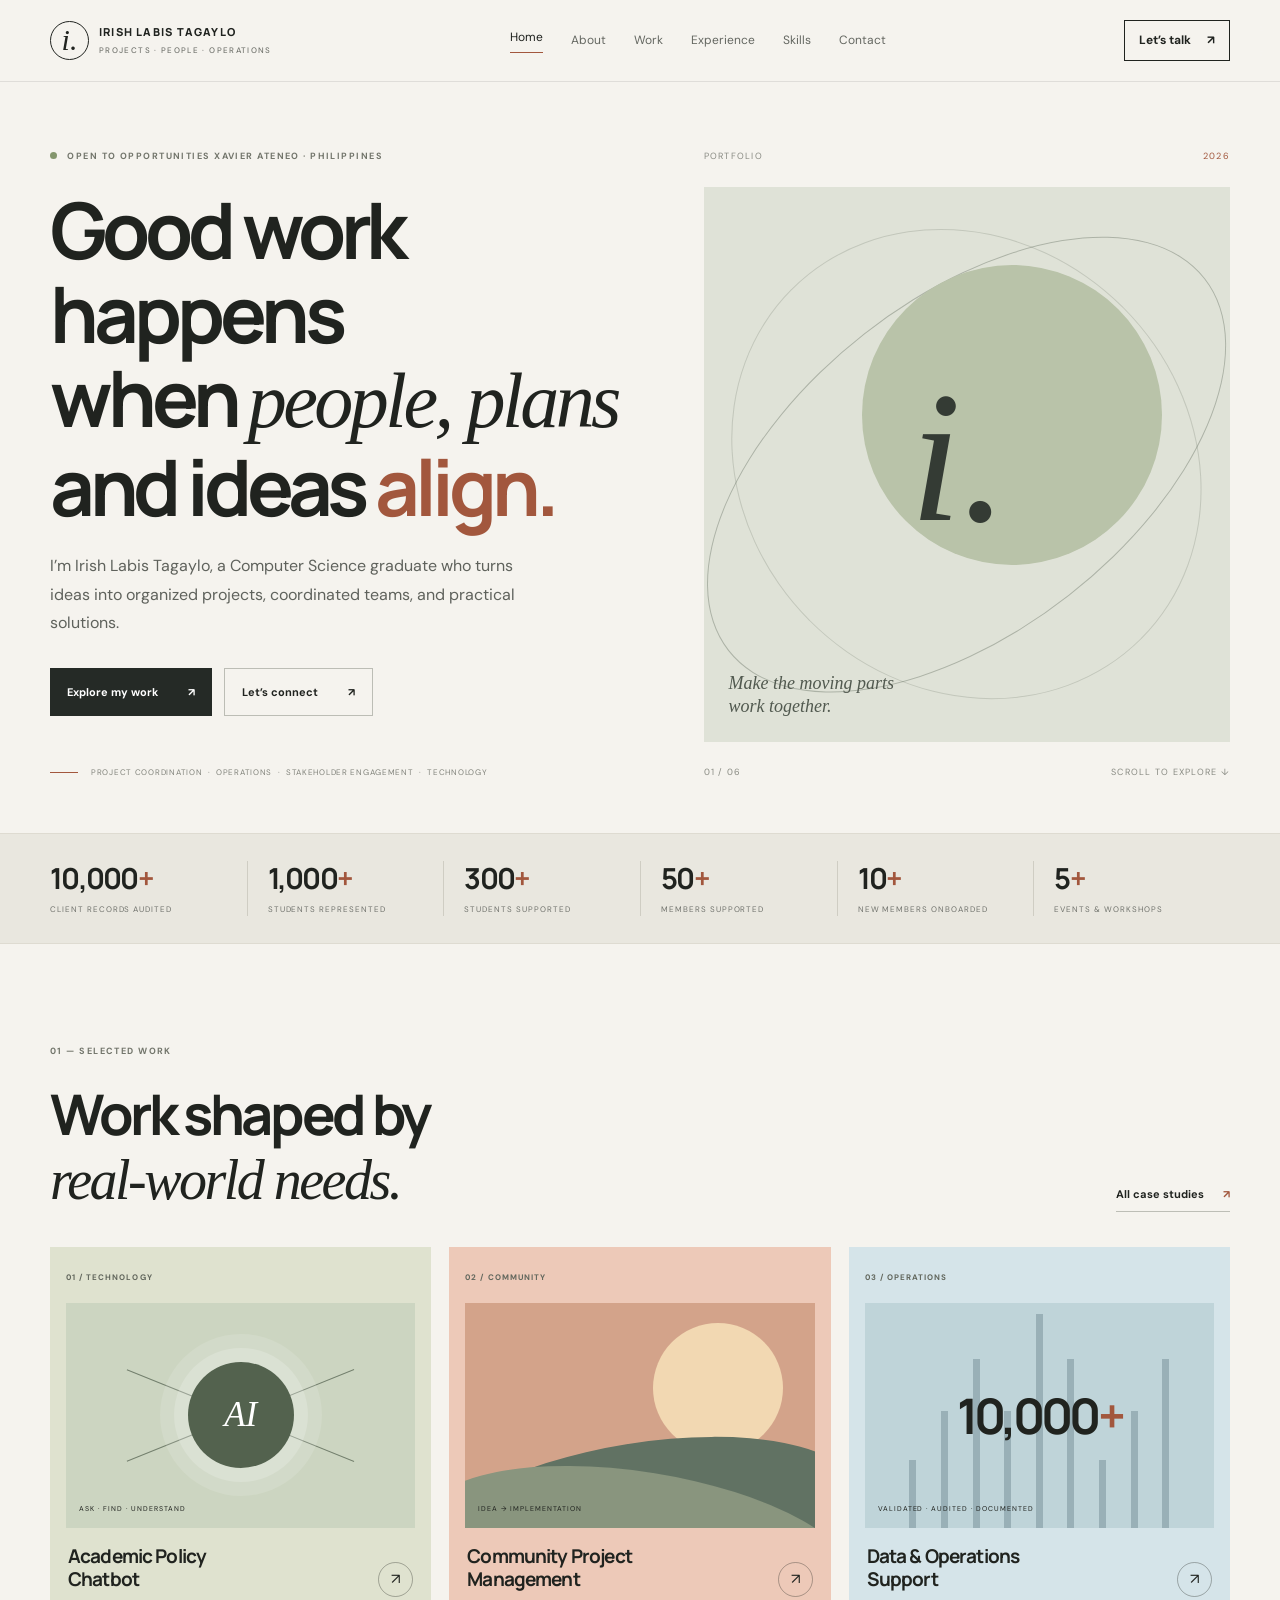
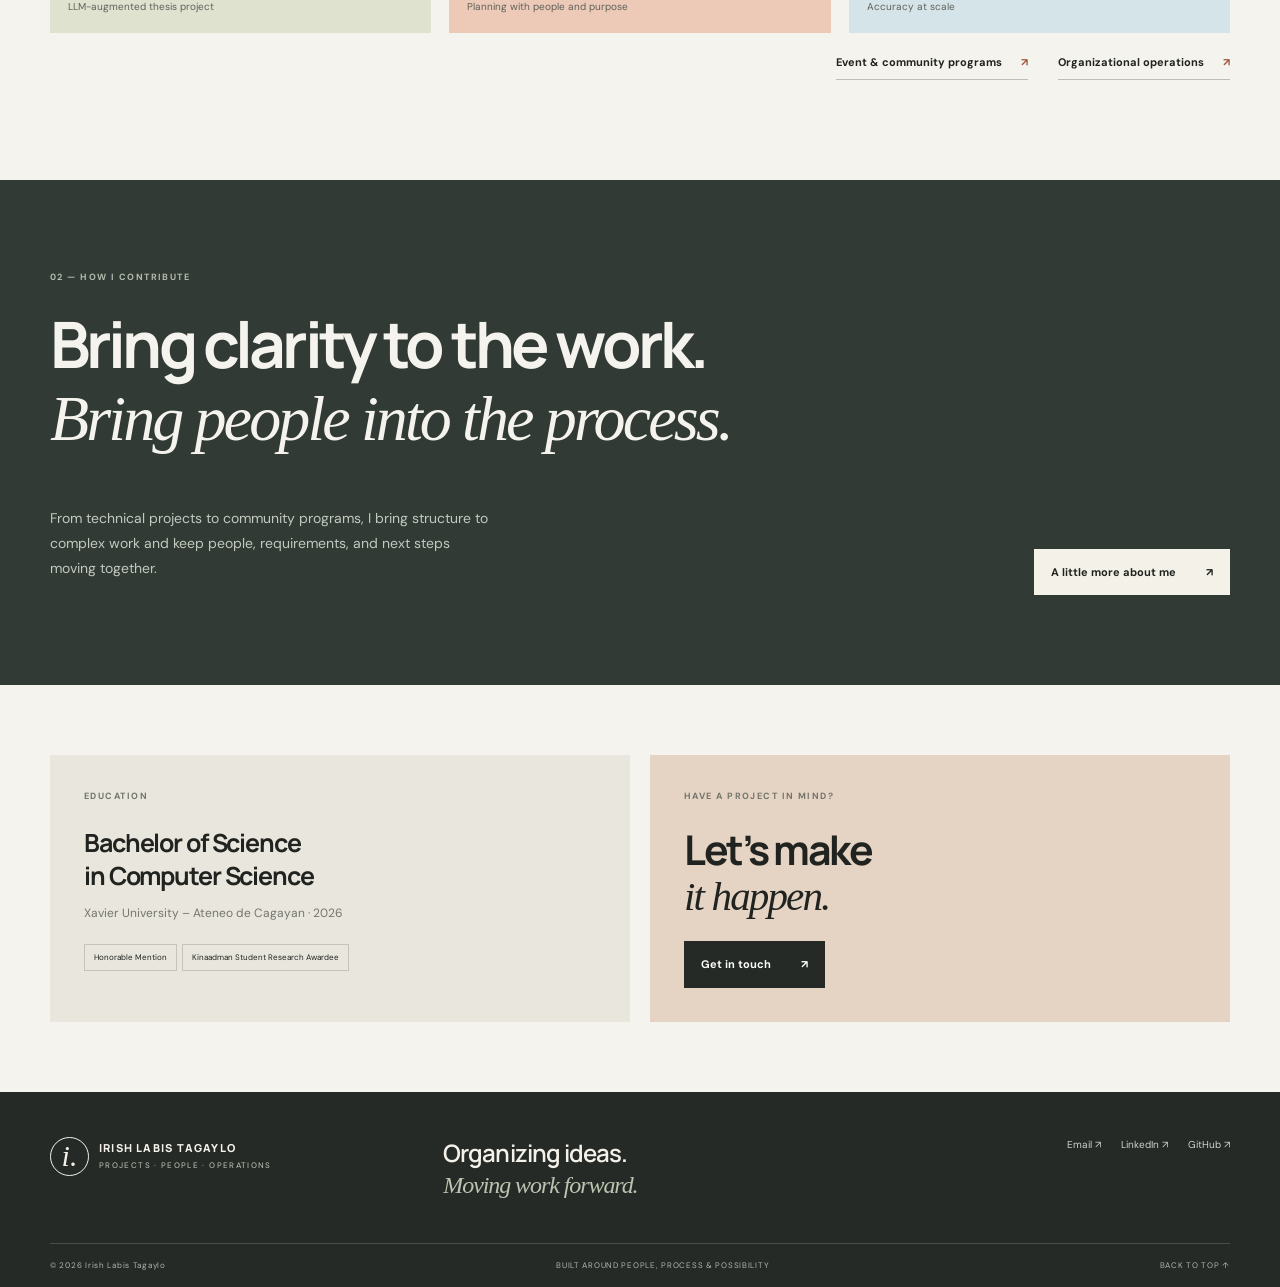
<file: index.html>
<!doctype html>
<html lang="en">
<head>
  <meta charset="utf-8"><meta name="viewport" content="width=device-width,initial-scale=1">
  <meta name="theme-color" content="#f5f3ee"><meta name="description" content="Irish Labis Tagaylo — project coordination, operations, stakeholder engagement, and technology.">
  <title>Irish Labis Tagaylo — Project & Operations</title><link rel="preconnect" href="https://fonts.googleapis.com"><link rel="preconnect" href="https://fonts.gstatic.com" crossorigin><link href="https://fonts.googleapis.com/css2?family=DM+Sans:wght@400;500;600;700&family=Manrope:wght@400;500;600;700;800&display=swap" rel="stylesheet"><link rel="stylesheet" href="styles.css">
</head><body><div id="site-header"></div>
<main>
  <section class="hero wrap"><div class="hero-copy reveal"><p class="eyebrow"><span class="status-dot"></span> OPEN TO OPPORTUNITIES <span class="eyebrow-line"></span> XAVIER ATENEO · PHILIPPINES</p><h1>Good work happens<br>when <span class="serif">people, plans</span><br>and ideas <span class="accent">align.</span></h1><p class="lede">I’m Irish Labis Tagaylo, a Computer Science graduate who turns ideas into organized projects, coordinated teams, and practical solutions.</p><div class="hero-actions"><a class="button button-dark" href="work.html">Explore my work <span>↗</span></a><a class="button button-line" href="contact.html">Let’s connect <span>↗</span></a></div><div class="hero-note"><span class="note-rule"></span><span>PROJECT COORDINATION&nbsp; · &nbsp;OPERATIONS&nbsp; · &nbsp;STAKEHOLDER ENGAGEMENT&nbsp; · &nbsp;TECHNOLOGY</span></div></div><div class="hero-art reveal"><div class="art-index">PORTFOLIO <span>2026</span></div><div class="art-shape"><div class="art-orbit orbit-one"></div><div class="art-orbit orbit-two"></div><div class="art-sun"></div><span class="art-letter">i.</span><div class="art-caption">Make the moving parts<br>work together.</div></div><div class="art-foot"><span>01 / 06</span><span>SCROLL TO EXPLORE ↓</span></div></div></section>
  <section class="metrics-band"><div class="wrap metrics"><div class="metric"><strong>10,000<span>+</span></strong><small>CLIENT RECORDS AUDITED</small></div><div class="metric"><strong>1,000<span>+</span></strong><small>STUDENTS REPRESENTED</small></div><div class="metric"><strong>300<span>+</span></strong><small>STUDENTS SUPPORTED</small></div><div class="metric"><strong>50<span>+</span></strong><small>MEMBERS SUPPORTED</small></div><div class="metric"><strong>10<span>+</span></strong><small>NEW MEMBERS ONBOARDED</small></div><div class="metric"><strong>5<span>+</span></strong><small>EVENTS & WORKSHOPS</small></div></div></section>
  <section class="section wrap"><div class="section-head reveal"><div><p class="eyebrow">01 — SELECTED WORK</p><h2>Work shaped by<br><span class="serif">real-world needs.</span></h2></div><a class="text-link" href="work.html">All case studies <span>↗</span></a></div><div class="work-grid">
    <a class="project-card card-olive reveal" href="work.html#chatbot"><span class="card-number">01 / TECHNOLOGY</span><div class="card-visual visual-chat"><div class="chat-orb">AI</div><div class="chat-line line-a"></div><div class="chat-line line-b"></div><div class="chat-line line-c"></div><span class="visual-tag">ASK · FIND · UNDERSTAND</span></div><div class="card-info"><div><h3>Academic Policy<br>Chatbot</h3><p>LLM-augmented thesis project</p></div><span class="arrow-round">↗</span></div></a>
    <a class="project-card card-rust reveal" href="work.html#community"><span class="card-number">02 / COMMUNITY</span><div class="card-visual visual-community"><div class="community-sun"></div><div class="community-hill hill-one"></div><div class="community-hill hill-two"></div><span class="visual-tag">IDEA → IMPLEMENTATION</span></div><div class="card-info"><div><h3>Community Project<br>Management</h3><p>Planning with people and purpose</p></div><span class="arrow-round">↗</span></div></a>
    <a class="project-card card-blue reveal" href="work.html#operations"><span class="card-number">03 / OPERATIONS</span><div class="card-visual visual-data"><div class="data-count">10,000<span>+</span></div><div class="data-bars"><i></i><i></i><i></i><i></i><i></i><i></i><i></i><i></i><i></i></div><span class="visual-tag">VALIDATED · AUDITED · DOCUMENTED</span></div><div class="card-info"><div><h3>Data & Operations<br>Support</h3><p>Accuracy at scale</p></div><span class="arrow-round">↗</span></div></a>
  </div><div class="more-work reveal"><a class="text-link" href="work.html#events">Event & community programs <span>↗</span></a><a class="text-link" href="work.html#organization">Organizational operations <span>↗</span></a></div></section>
  <section class="statement"><div class="wrap statement-inner reveal"><p class="eyebrow">02 — HOW I CONTRIBUTE</p><h2>Bring clarity to the work.<br><span class="serif">Bring people into the process.</span></h2><div class="statement-bottom"><p>From technical projects to community programs, I bring structure to complex work and keep people, requirements, and next steps moving together.</p><a class="button button-light" href="about.html">A little more about me <span>↗</span></a></div></div></section>
  <section class="section wrap home-bottom"><div class="education-card reveal"><p class="eyebrow">EDUCATION</p><h3>Bachelor of Science<br>in Computer Science</h3><p>Xavier University – Ateneo de Cagayan · 2026</p><span class="pill">Honorable Mention</span><span class="pill">Kinaadman Student Research Awardee</span></div><div class="contact-card reveal"><p class="eyebrow">HAVE A PROJECT IN MIND?</p><h2>Let’s make<br><span class="serif">it happen.</span></h2><a class="button button-dark" href="contact.html">Get in touch <span>↗</span></a></div></section>
</main><div id="site-footer"></div><script src="script.js"></script></body></html>
</file>
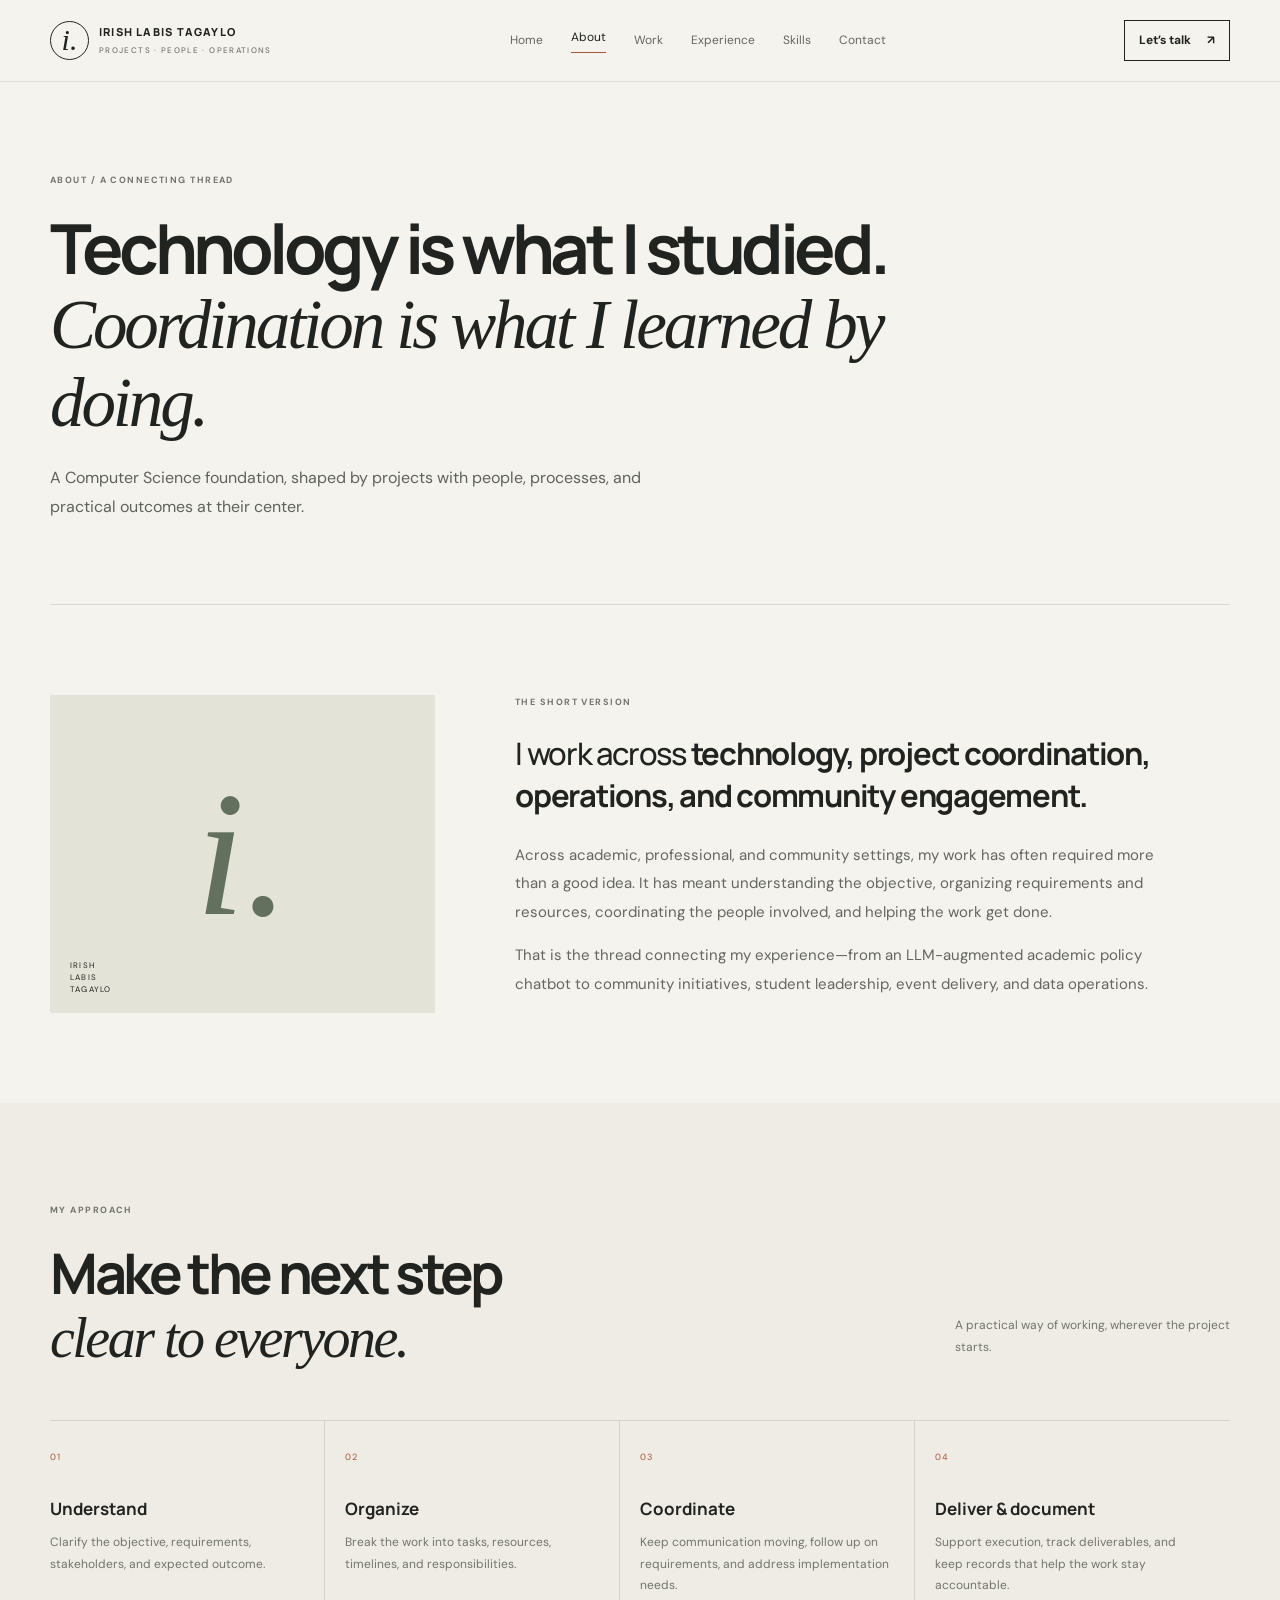
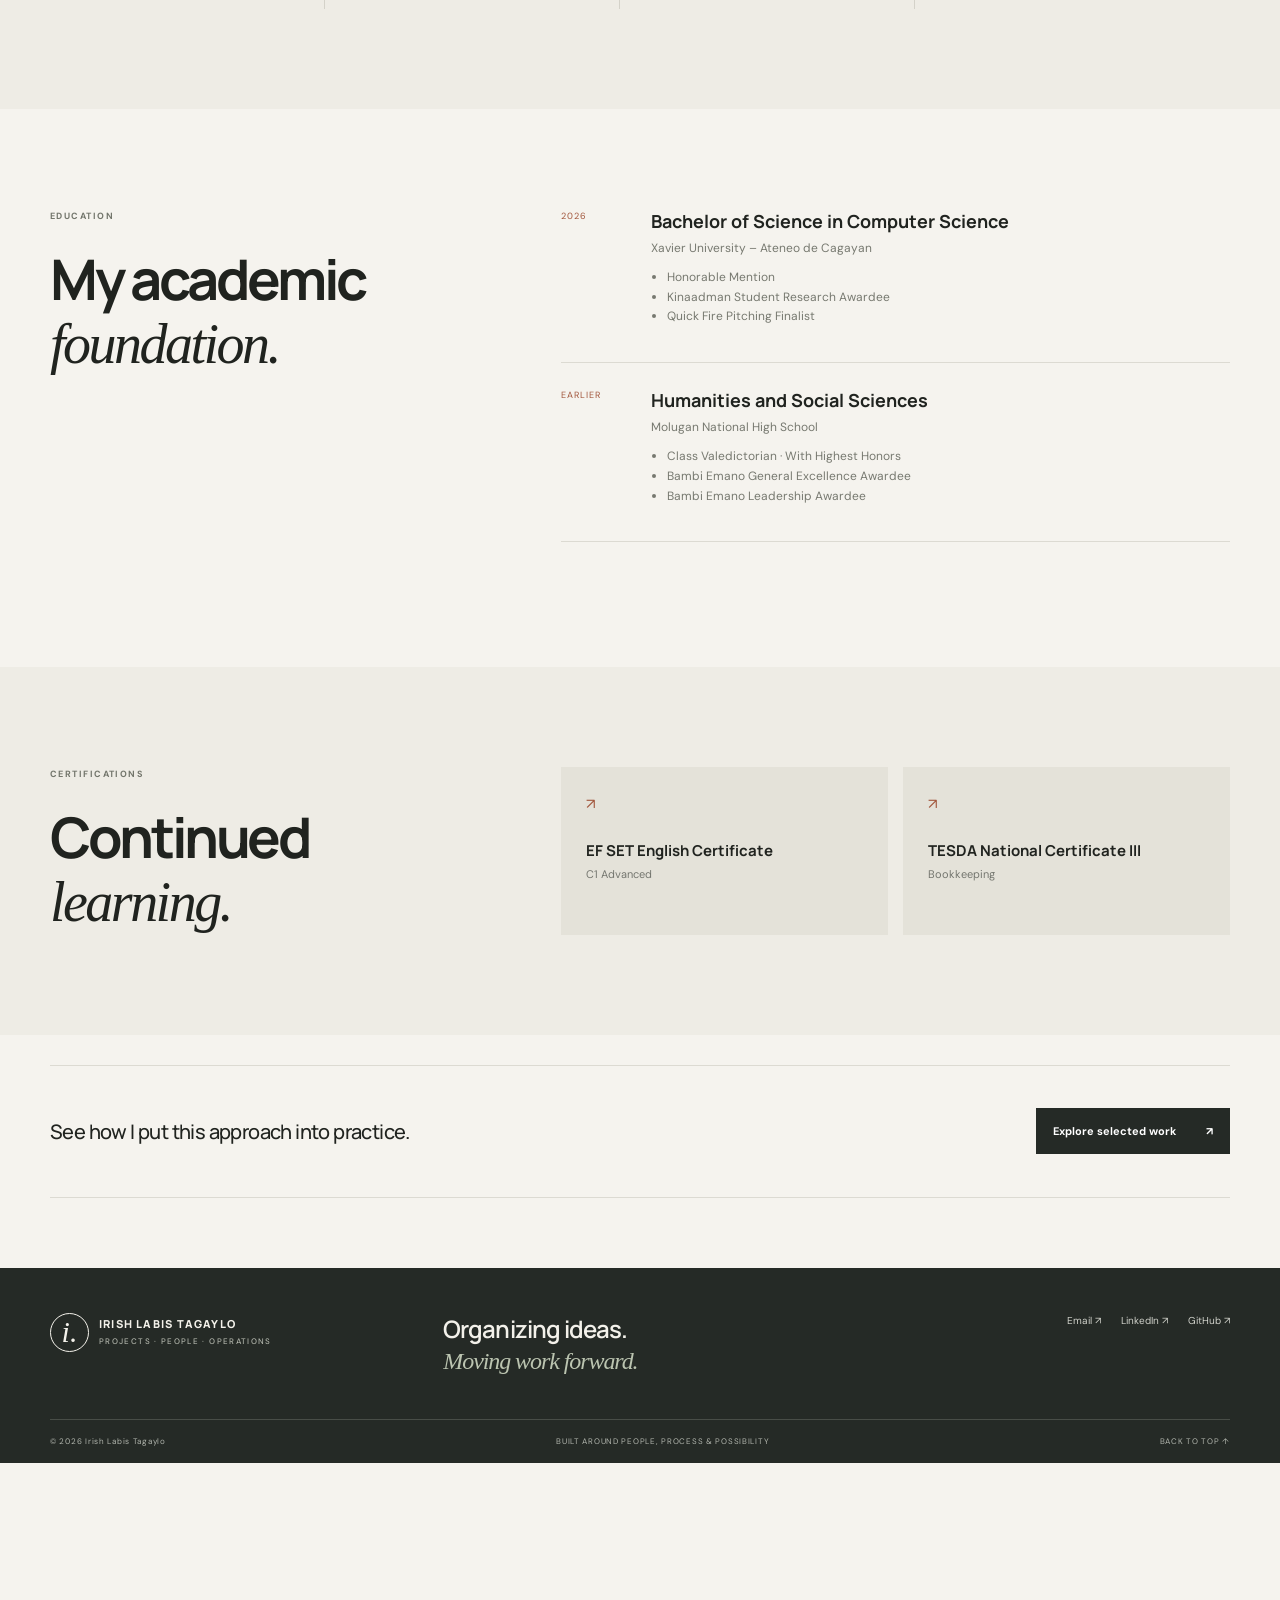
<file: about.html>
<!doctype html><html lang="en"><head><meta charset="utf-8"><meta name="viewport" content="width=device-width,initial-scale=1"><meta name="description" content="About Irish Labis Tagaylo."><title>About — Irish Labis Tagaylo</title><link rel="preconnect" href="https://fonts.googleapis.com"><link rel="preconnect" href="https://fonts.gstatic.com" crossorigin><link href="https://fonts.googleapis.com/css2?family=DM+Sans:wght@400;500;600;700&family=Manrope:wght@400;500;600;700;800&display=swap" rel="stylesheet"><link rel="stylesheet" href="styles.css"></head><body><div id="site-header"></div><main>
<section class="page-hero wrap reveal"><p class="eyebrow">ABOUT / A CONNECTING THREAD</p><h1>Technology is what I studied.<br><span class="serif">Coordination is what I learned by doing.</span></h1><p class="lede">A Computer Science foundation, shaped by projects with people, processes, and practical outcomes at their center.</p></section>
<section class="about-intro wrap"><div class="about-mark reveal"><span>i.</span><small>IRISH<br>LABIS<br>TAGAYLO</small></div><div class="about-copy reveal"><p class="eyebrow">THE SHORT VERSION</p><p class="about-lede">I work across <strong>technology, project coordination, operations, and community engagement.</strong></p><p>Across academic, professional, and community settings, my work has often required more than a good idea. It has meant understanding the objective, organizing requirements and resources, coordinating the people involved, and helping the work get done.</p><p>That is the thread connecting my experience—from an LLM-augmented academic policy chatbot to community initiatives, student leadership, event delivery, and data operations.</p></div></section>
<section class="section tinted"><div class="wrap"><div class="section-head reveal"><div><p class="eyebrow">MY APPROACH</p><h2>Make the next step<br><span class="serif">clear to everyone.</span></h2></div><p class="section-aside">A practical way of working, wherever the project starts.</p></div><div class="steps"><article class="step reveal"><span>01</span><h3>Understand</h3><p>Clarify the objective, requirements, stakeholders, and expected outcome.</p></article><article class="step reveal"><span>02</span><h3>Organize</h3><p>Break the work into tasks, resources, timelines, and responsibilities.</p></article><article class="step reveal"><span>03</span><h3>Coordinate</h3><p>Keep communication moving, follow up on requirements, and address implementation needs.</p></article><article class="step reveal"><span>04</span><h3>Deliver & document</h3><p>Support execution, track deliverables, and keep records that help the work stay accountable.</p></article></div></div></section>
<section class="section wrap two-col"><div class="reveal"><p class="eyebrow">EDUCATION</p><h2>My academic<br><span class="serif">foundation.</span></h2></div><div class="detail-list reveal"><article><span class="detail-year">2026</span><div><h3>Bachelor of Science in Computer Science</h3><p>Xavier University – Ateneo de Cagayan</p><ul><li>Honorable Mention</li><li>Kinaadman Student Research Awardee</li><li>Quick Fire Pitching Finalist</li></ul></div></article><article><span class="detail-year">EARLIER</span><div><h3>Humanities and Social Sciences</h3><p>Molugan National High School</p><ul><li>Class Valedictorian · With Highest Honors</li><li>Bambi Emano General Excellence Awardee</li><li>Bambi Emano Leadership Awardee</li></ul></div></article></div></section>
<section class="section tinted"><div class="wrap two-col"><div class="reveal"><p class="eyebrow">CERTIFICATIONS</p><h2>Continued<br><span class="serif">learning.</span></h2></div><div class="cert-grid reveal"><div><span class="cert-icon">↗</span><h3>EF SET English Certificate</h3><p>C1 Advanced</p></div><div><span class="cert-icon">↗</span><h3>TESDA National Certificate III</h3><p>Bookkeeping</p></div></div></div></section>
<section class="wrap cta-strip reveal"><p>See how I put this approach into practice.</p><a class="button button-dark" href="work.html">Explore selected work <span>↗</span></a></section></main><div id="site-footer"></div><script src="script.js"></script></body></html>
<!doctype html><html lang="en"><head><meta charset="utf-8"><meta name="viewport" content="width=device-width,initial-scale=1"><meta name="description" content="About Irish Labis Tagaylo."><title>About — Irish Labis Tagaylo</title><link rel="preconnect" href="https://fonts.googleapis.com"><link rel="preconnect" href="https://fonts.gstatic.com" crossorigin><link href="https://fonts.googleapis.com/css2?family=DM+Sans:wght@400;500;600;700&family=Manrope:wght@400;500;600;700;800&display=swap" rel="stylesheet"><link rel="stylesheet" href="styles.css"></head><body><div id="site-header"></div><main>
<section class="page-hero wrap reveal"><p class="eyebrow">ABOUT / A CONNECTING THREAD</p><h1>Technology is what I studied.<br><span class="serif">Coordination is what I learned by doing.</span></h1><p class="lede">A Computer Science foundation, shaped by projects with people, processes, and practical outcomes at their center.</p></section>
<section class="about-intro wrap"><div class="about-mark reveal"><span>i.</span><small>IRISH<br>LABIS<br>TAGAYLO</small></div><div class="about-copy reveal"><p class="eyebrow">THE SHORT VERSION</p><p class="about-lede">I work across <strong>technology, project coordination, operations, and community engagement.</strong></p><p>Across academic, professional, and community settings, my work has often required more than a good idea. It has meant understanding the objective, organizing requirements and resources, coordinating the people involved, and helping the work get done.</p><p>That is the thread connecting my experience—from an LLM-augmented academic policy chatbot to community initiatives, student leadership, event delivery, and data operations.</p></div></section>
<section class="section tinted"><div class="wrap"><div class="section-head reveal"><div><p class="eyebrow">MY APPROACH</p><h2>Make the next step<br><span class="serif">clear to everyone.</span></h2></div><p class="section-aside">A practical way of working, wherever the project starts.</p></div><div class="steps"><article class="step reveal"><span>01</span><h3>Understand</h3><p>Clarify the objective, requirements, stakeholders, and expected outcome.</p></article><article class="step reveal"><span>02</span><h3>Organize</h3><p>Break the work into tasks, resources, timelines, and responsibilities.</p></article><article class="step reveal"><span>03</span><h3>Coordinate</h3><p>Keep communication moving, follow up on requirements, and address implementation needs.</p></article><article class="step reveal"><span>04</span><h3>Deliver & document</h3><p>Support execution, track deliverables, and keep records that help the work stay accountable.</p></article></div></div></section>
<section class="section wrap two-col"><div class="reveal"><p class="eyebrow">EDUCATION</p><h2>My academic<br><span class="serif">foundation.</span></h2></div><div class="detail-list reveal"><article><span class="detail-year">2026</span><div><h3>Bachelor of Science in Computer Science</h3><p>Xavier University – Ateneo de Cagayan</p><ul><li>Honorable Mention</li><li>Kinaadman Student Research Awardee</li><li>Quick Fire Pitching Finalist</li></ul></div></article><article><span class="detail-year">EARLIER</span><div><h3>Humanities and Social Sciences</h3><p>Molugan National High School</p><ul><li>Class Valedictorian · With Highest Honors</li><li>Bambi Emano General Excellence Awardee</li><li>Bambi Emano Leadership Awardee</li></ul></div></article></div></section>
<section class="section tinted"><div class="wrap two-col"><div class="reveal"><p class="eyebrow">CERTIFICATIONS</p><h2>Continued<br><span class="serif">learning.</span></h2></div><div class="cert-grid reveal"><div><span class="cert-icon">↗</span><h3>EF SET English Certificate</h3><p>C1 Advanced</p></div><div><span class="cert-icon">↗</span><h3>TESDA National Certificate III</h3><p>Bookkeeping</p></div></div></div></section>
<section class="wrap cta-strip reveal"><p>See how I put this approach into practice.</p><a class="button button-dark" href="work.html">Explore selected work <span>↗</span></a></section></main><div id="site-footer"></div><script src="script.js"></script></body></html>
</file>
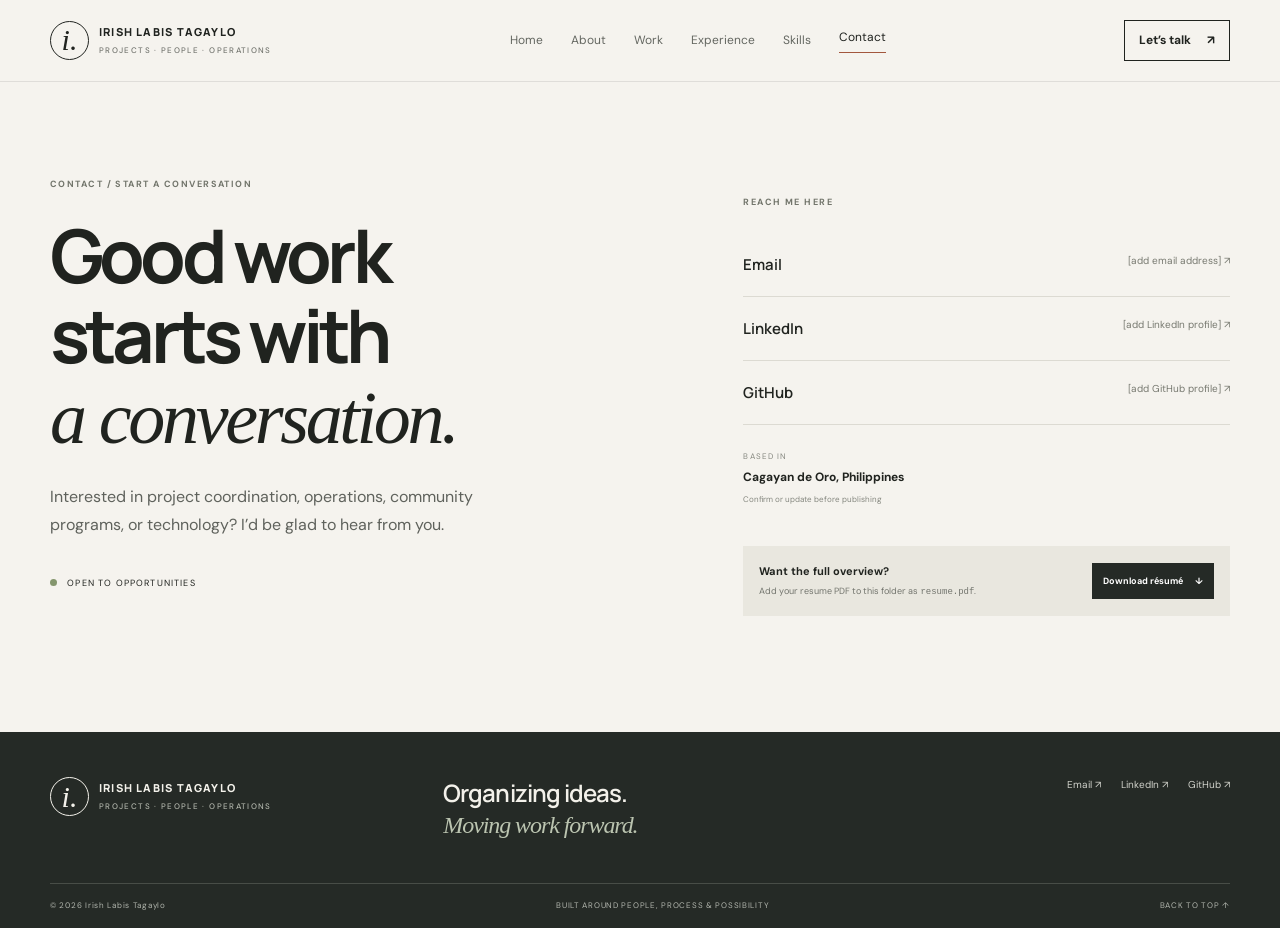
<file: contact.html>
<!doctype html><html lang="en"><head><meta charset="utf-8"><meta name="viewport" content="width=device-width,initial-scale=1"><meta name="description" content="Contact Irish Labis Tagaylo."><title>Contact — Irish Labis Tagaylo</title><link rel="preconnect" href="https://fonts.googleapis.com"><link rel="preconnect" href="https://fonts.gstatic.com" crossorigin><link href="https://fonts.googleapis.com/css2?family=DM+Sans:wght@400;500;600;700&family=Manrope:wght@400;500;600;700;800&display=swap" rel="stylesheet"><link rel="stylesheet" href="styles.css"></head><body><div id="site-header"></div><main><section class="contact-page wrap"><div class="contact-left reveal"><p class="eyebrow">CONTACT / START A CONVERSATION</p><h1>Good work<br>starts with<br><span class="serif">a conversation.</span></h1><p class="lede">Interested in project coordination, operations, community programs, or technology? I’d be glad to hear from you.</p><div class="availability"><span class="status-dot"></span> OPEN TO OPPORTUNITIES</div></div><div class="contact-right reveal"><p class="eyebrow">REACH ME HERE</p><a class="contact-link" href="mailto:[ADD-EMAIL]">Email <span>[add email address] ↗</span></a><a class="contact-link" href="[ADD-LINKEDIN-URL]">LinkedIn <span>[add LinkedIn profile] ↗</span></a><a class="contact-link" href="[ADD-GITHUB-URL]">GitHub <span>[add GitHub profile] ↗</span></a><div class="contact-location"><small>BASED IN</small><strong>Cagayan de Oro, Philippines</strong><small>Confirm or update before publishing</small></div><div class="resume-download"><div><strong>Want the full overview?</strong><small>Add your resume PDF to this folder as <code>resume.pdf</code>.</small></div><a class="button button-dark" href="resume.pdf">Download résumé <span>↓</span></a></div></div></section></main><div id="site-footer"></div><script src="script.js"></script></body></html>
</file>
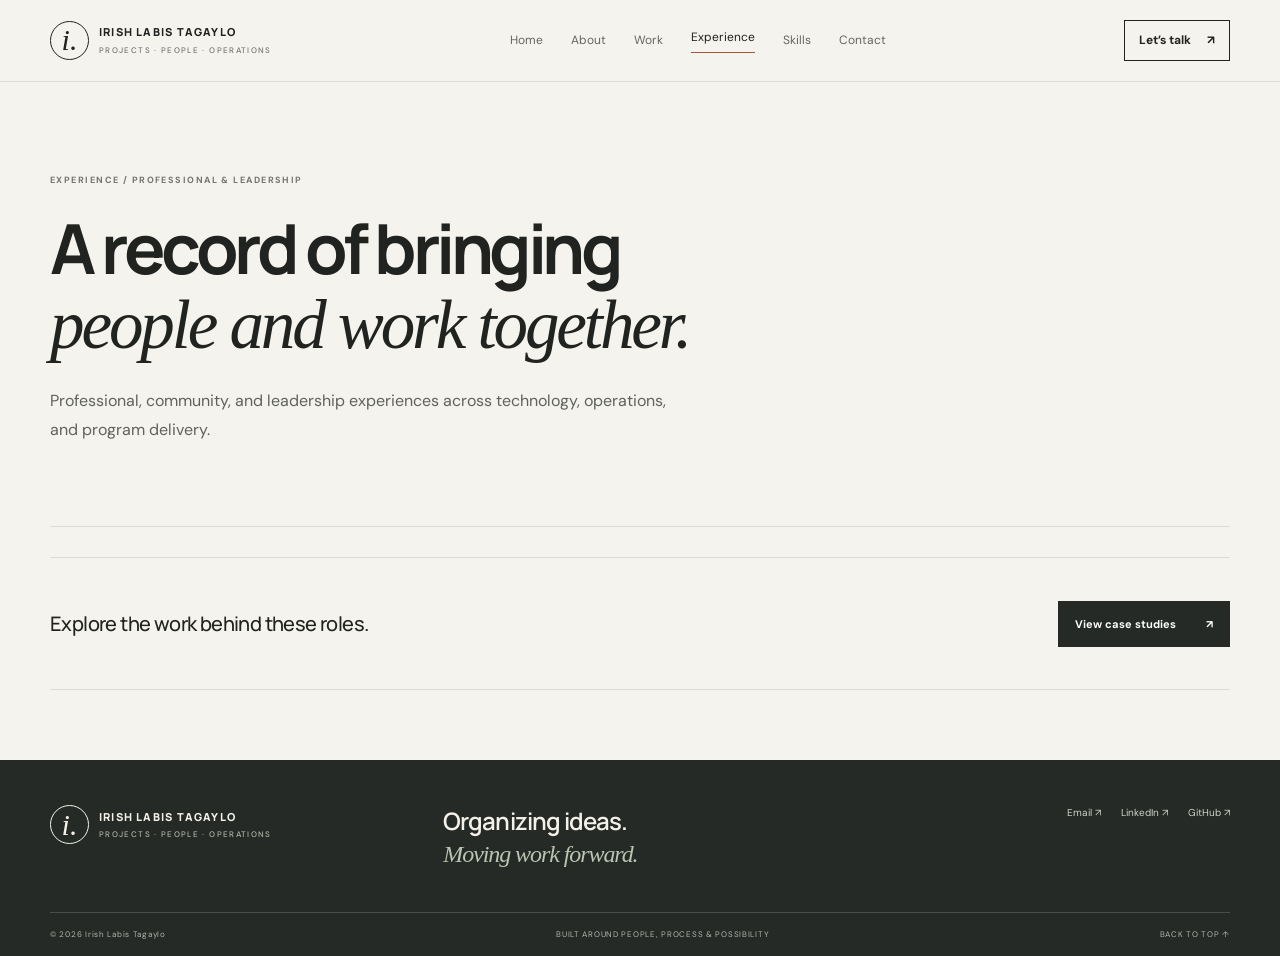
<file: experience.html>
<!doctype html><html lang="en"><head><meta charset="utf-8"><meta name="viewport" content="width=device-width,initial-scale=1"><meta name="description" content="Experience and leadership by Irish Labis Tagaylo."><title>Experience — Irish Labis Tagaylo</title><link rel="preconnect" href="https://fonts.googleapis.com"><link rel="preconnect" href="https://fonts.gstatic.com" crossorigin><link href="https://fonts.googleapis.com/css2?family=DM+Sans:wght@400;500;600;700&family=Manrope:wght@400;500;600;700;800&display=swap" rel="stylesheet"><link rel="stylesheet" href="styles.css"></head><body><div id="site-header"></div><main><section class="page-hero wrap reveal"><p class="eyebrow">EXPERIENCE / PROFESSIONAL & LEADERSHIP</p><h1>A record of bringing<br><span class="serif">people and work together.</span></h1><p class="lede">Professional, community, and leadership experiences across technology, operations, and program delivery.</p></section>
<section class="wrap cta-strip reveal"><p>Explore the work behind these roles.</p><a class="button button-dark" href="work.html">View case studies <span>↗</span></a></section></main><div id="site-footer"></div><script src="script.js"></script></body></html>
</file>
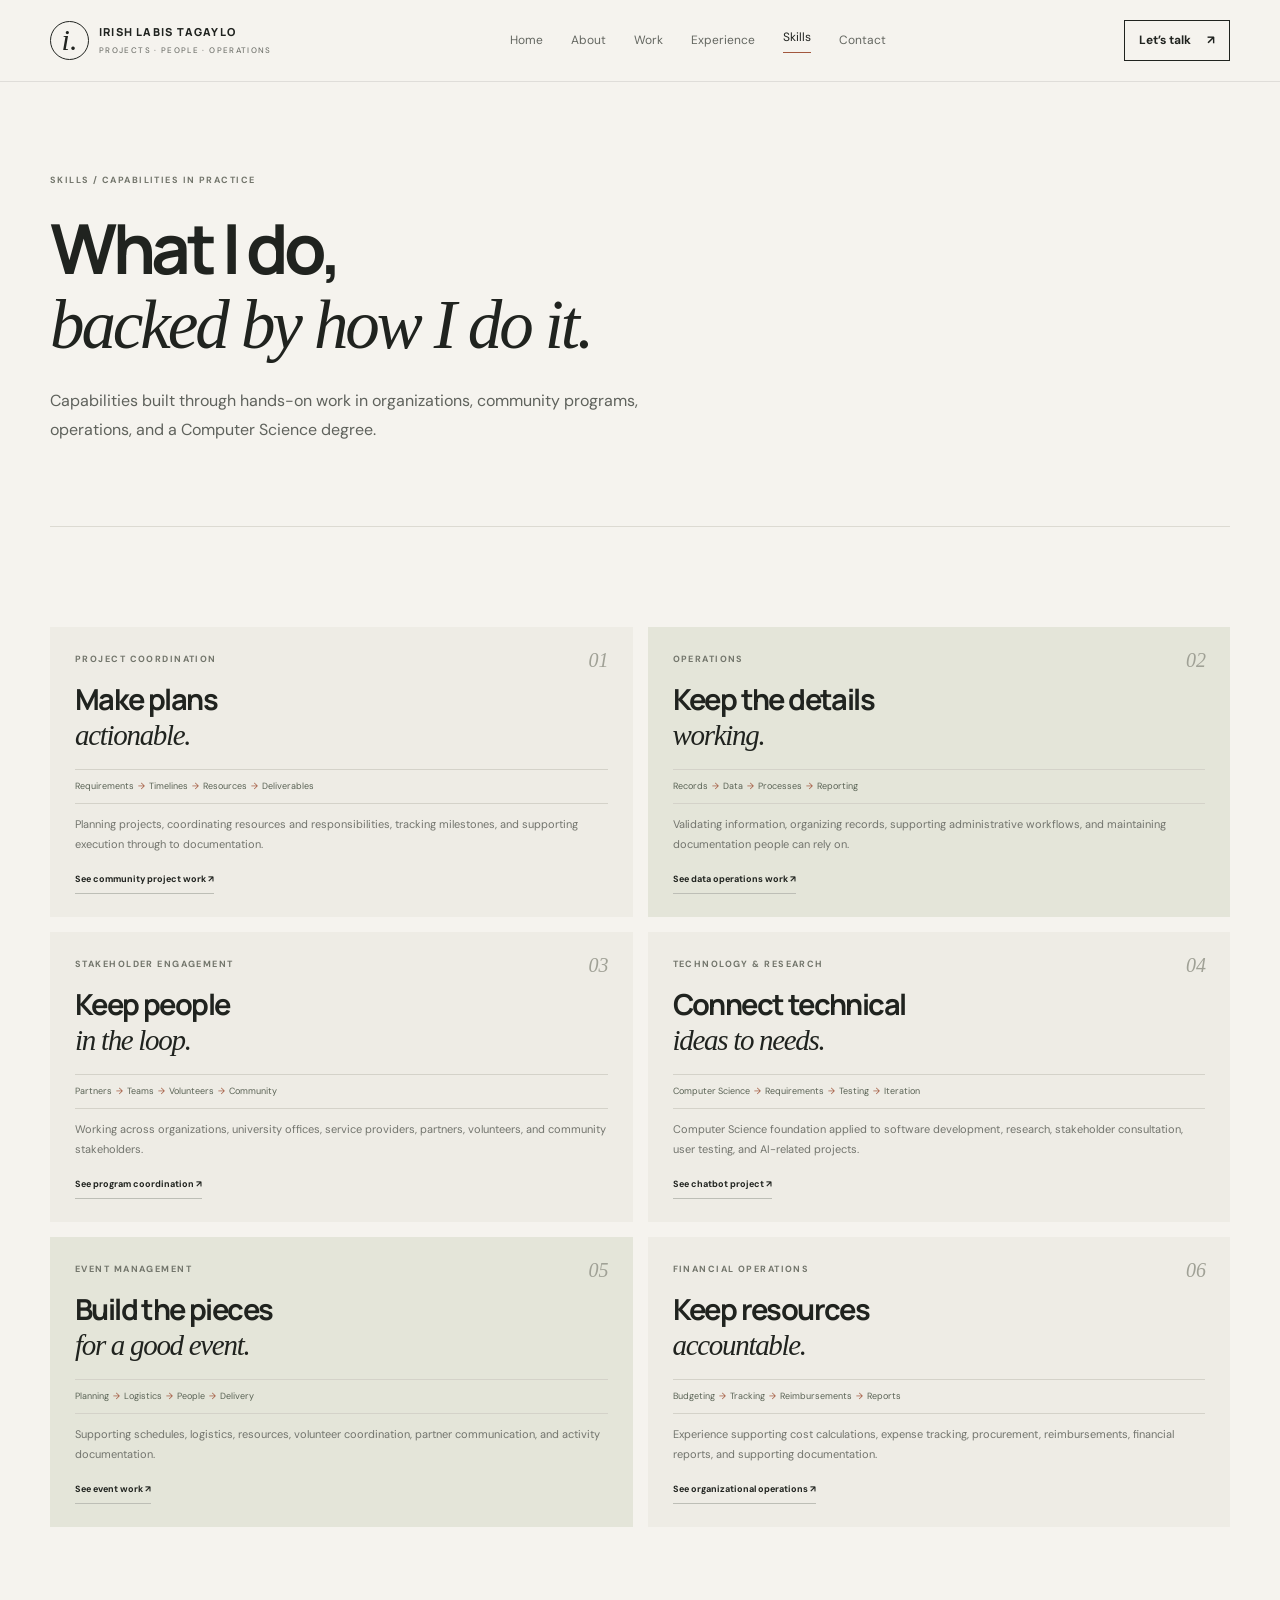
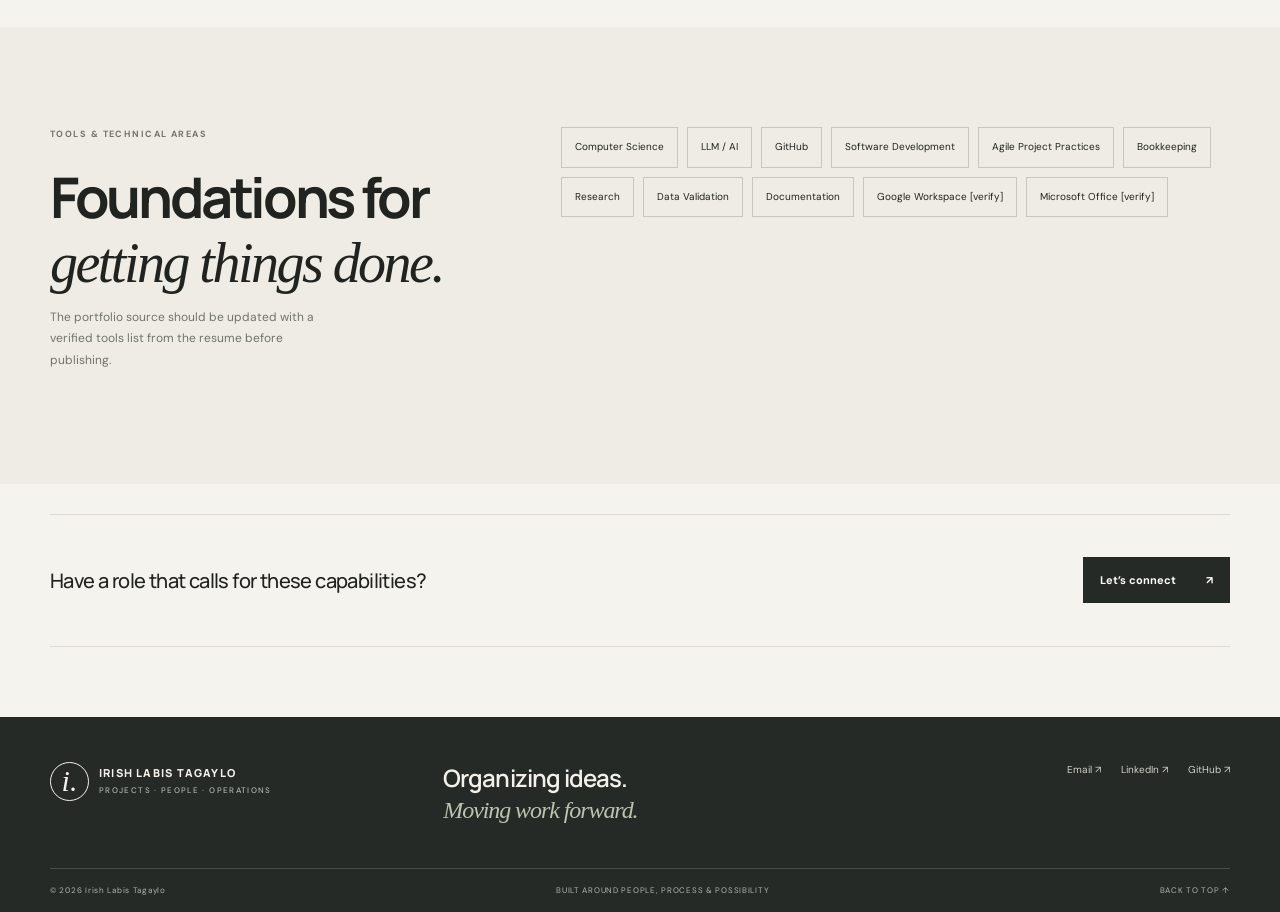
<file: skills.html>
<!doctype html><html lang="en"><head><meta charset="utf-8"><meta name="viewport" content="width=device-width,initial-scale=1"><meta name="description" content="Skills and capabilities of Irish Labis Tagaylo."><title>Skills — Irish Labis Tagaylo</title><link rel="preconnect" href="https://fonts.googleapis.com"><link rel="preconnect" href="https://fonts.gstatic.com" crossorigin><link href="https://fonts.googleapis.com/css2?family=DM+Sans:wght@400;500;600;700&family=Manrope:wght@400;500;600;700;800&display=swap" rel="stylesheet"><link rel="stylesheet" href="styles.css"></head><body><div id="site-header"></div><main><section class="page-hero wrap reveal"><p class="eyebrow">SKILLS / CAPABILITIES IN PRACTICE</p><h1>What I do,<br><span class="serif">backed by how I do it.</span></h1><p class="lede">Capabilities built through hands-on work in organizations, community programs, operations, and a Computer Science degree.</p></section>
<section class="section wrap"><div class="skill-grid"><article class="skill-card reveal"><span>01</span><p class="eyebrow">PROJECT COORDINATION</p><h2>Make plans<br><span class="serif">actionable.</span></h2><div class="skill-flow">Requirements <i>→</i> Timelines <i>→</i> Resources <i>→</i> Deliverables</div><p>Planning projects, coordinating resources and responsibilities, tracking milestones, and supporting execution through to documentation.</p><a href="work.html#community" class="text-link">See community project work ↗</a></article><article class="skill-card reveal"><span>02</span><p class="eyebrow">OPERATIONS</p><h2>Keep the details<br><span class="serif">working.</span></h2><div class="skill-flow">Records <i>→</i> Data <i>→</i> Processes <i>→</i> Reporting</div><p>Validating information, organizing records, supporting administrative workflows, and maintaining documentation people can rely on.</p><a href="work.html#operations" class="text-link">See data operations work ↗</a></article><article class="skill-card reveal"><span>03</span><p class="eyebrow">STAKEHOLDER ENGAGEMENT</p><h2>Keep people<br><span class="serif">in the loop.</span></h2><div class="skill-flow">Partners <i>→</i> Teams <i>→</i> Volunteers <i>→</i> Community</div><p>Working across organizations, university offices, service providers, partners, volunteers, and community stakeholders.</p><a href="work.html#events" class="text-link">See program coordination ↗</a></article><article class="skill-card reveal"><span>04</span><p class="eyebrow">TECHNOLOGY & RESEARCH</p><h2>Connect technical<br><span class="serif">ideas to needs.</span></h2><div class="skill-flow">Computer Science <i>→</i> Requirements <i>→</i> Testing <i>→</i> Iteration</div><p>Computer Science foundation applied to software development, research, stakeholder consultation, user testing, and AI-related projects.</p><a href="work.html#chatbot" class="text-link">See chatbot project ↗</a></article><article class="skill-card reveal"><span>05</span><p class="eyebrow">EVENT MANAGEMENT</p><h2>Build the pieces<br><span class="serif">for a good event.</span></h2><div class="skill-flow">Planning <i>→</i> Logistics <i>→</i> People <i>→</i> Delivery</div><p>Supporting schedules, logistics, resources, volunteer coordination, partner communication, and activity documentation.</p><a href="work.html#events" class="text-link">See event work ↗</a></article><article class="skill-card reveal"><span>06</span><p class="eyebrow">FINANCIAL OPERATIONS</p><h2>Keep resources<br><span class="serif">accountable.</span></h2><div class="skill-flow">Budgeting <i>→</i> Tracking <i>→</i> Reimbursements <i>→</i> Reports</div><p>Experience supporting cost calculations, expense tracking, procurement, reimbursements, financial reports, and supporting documentation.</p><a href="work.html#organization" class="text-link">See organizational operations ↗</a></article></div></section>
<section class="section tinted"><div class="wrap two-col"><div class="reveal"><p class="eyebrow">TOOLS & TECHNICAL AREAS</p><h2>Foundations for<br><span class="serif">getting things done.</span></h2><p class="section-aside">The portfolio source should be updated with a verified tools list from the resume before publishing.</p></div><div class="tool-cloud reveal"><span>Computer Science</span><span>LLM / AI</span><span>GitHub</span><span>Software Development</span><span>Agile Project Practices</span><span>Bookkeeping</span><span>Research</span><span>Data Validation</span><span>Documentation</span><span>Google Workspace [verify]</span><span>Microsoft Office [verify]</span></div></div></section><section class="wrap cta-strip reveal"><p>Have a role that calls for these capabilities?</p><a class="button button-dark" href="contact.html">Let’s connect <span>↗</span></a></section></main><div id="site-footer"></div><script src="script.js"></script></body></html>
</file>
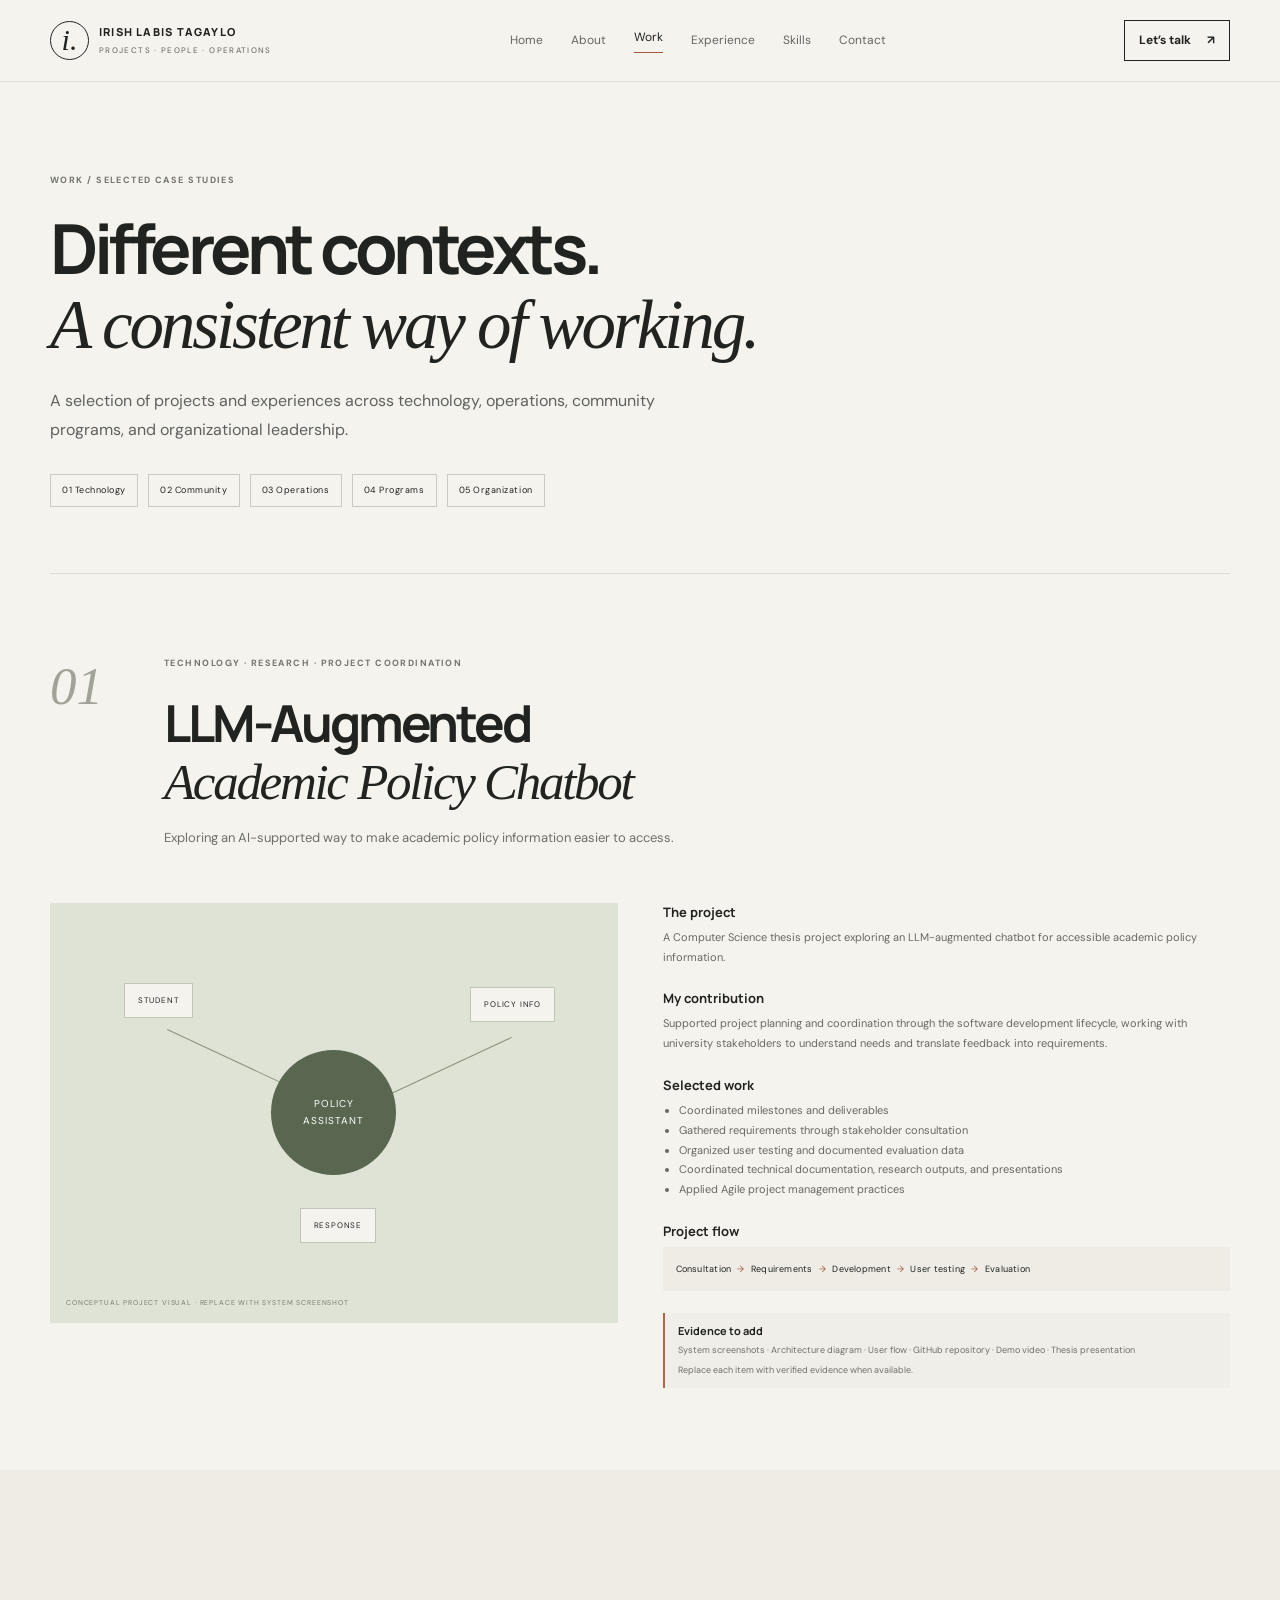
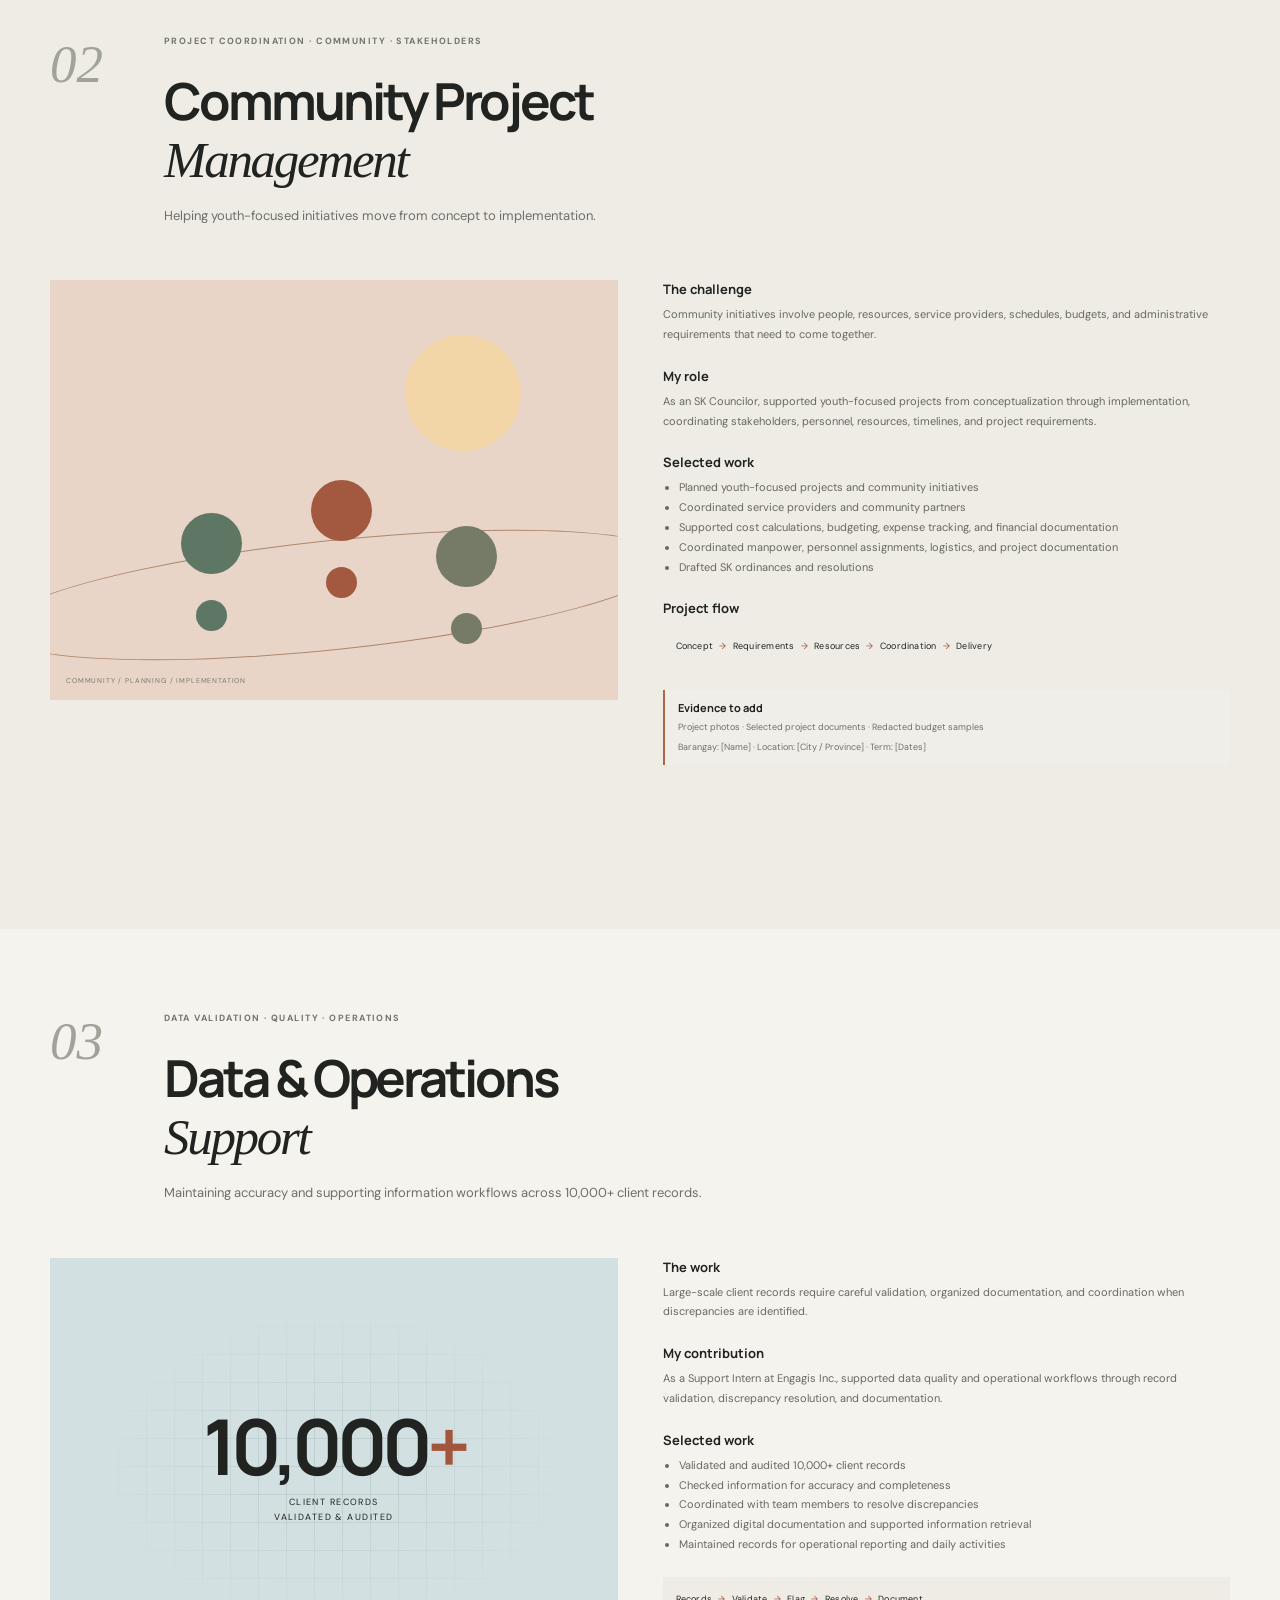
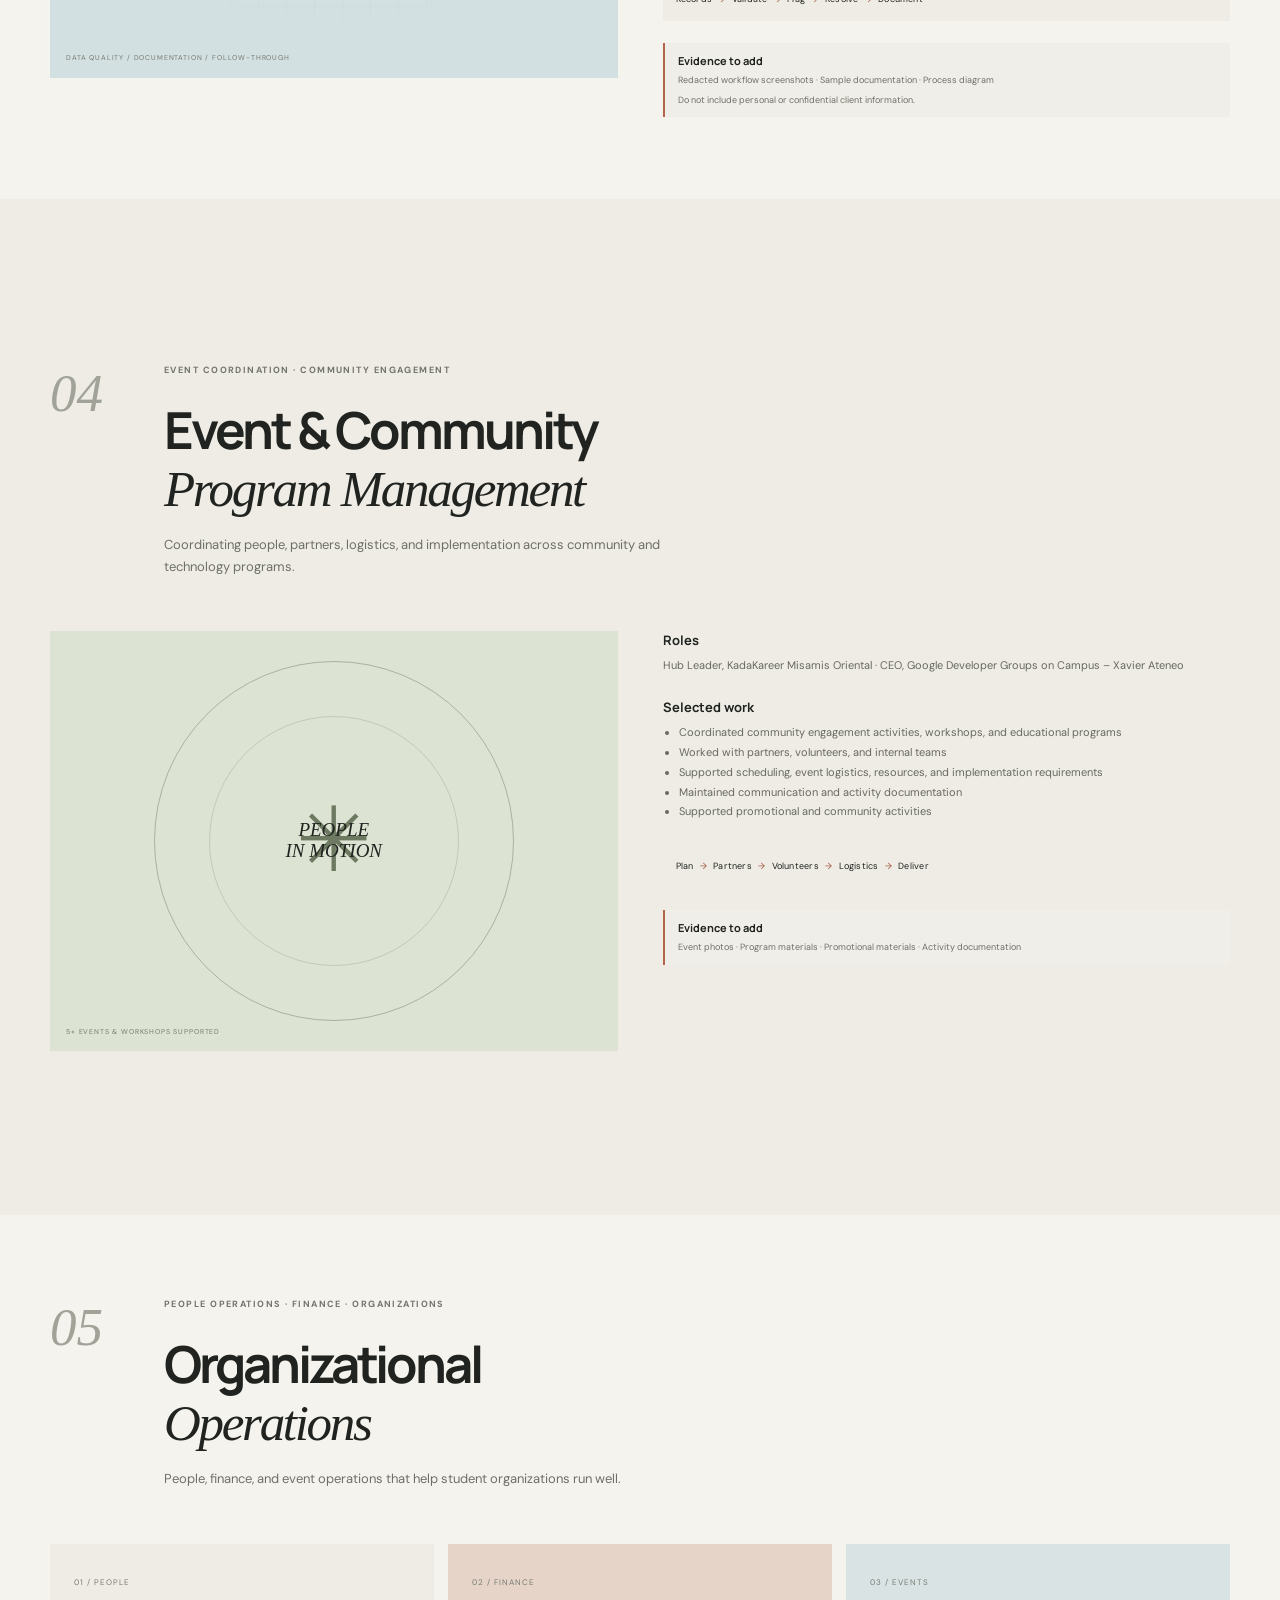
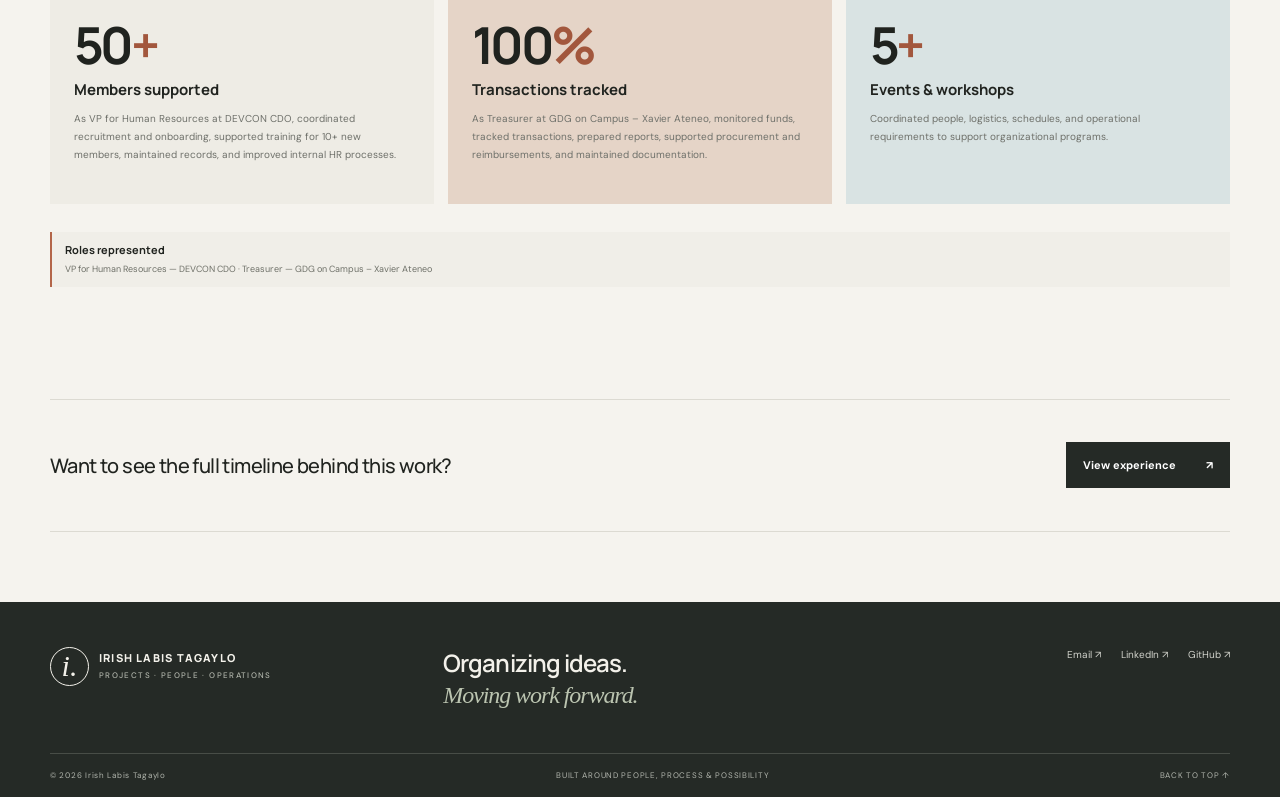
<file: work.html>
<!doctype html><html lang="en"><head><meta charset="utf-8"><meta name="viewport" content="width=device-width,initial-scale=1"><meta name="description" content="Selected work and case studies by Irish Labis Tagaylo."><title>Selected Work — Irish Labis Tagaylo</title><link rel="preconnect" href="https://fonts.googleapis.com"><link rel="preconnect" href="https://fonts.gstatic.com" crossorigin><link href="https://fonts.googleapis.com/css2?family=DM+Sans:wght@400;500;600;700&family=Manrope:wght@400;500;600;700;800&display=swap" rel="stylesheet"><link rel="stylesheet" href="styles.css"></head><body><div id="site-header"></div><main>
<section class="page-hero wrap reveal"><p class="eyebrow">WORK / SELECTED CASE STUDIES</p><h1>Different contexts.<br><span class="serif">A consistent way of working.</span></h1><p class="lede">A selection of projects and experiences across technology, operations, community programs, and organizational leadership.</p><div class="work-filters"><a href="#chatbot">01 Technology</a><a href="#community">02 Community</a><a href="#operations">03 Operations</a><a href="#events">04 Programs</a><a href="#organization">05 Organization</a></div></section>
<section class="case-study wrap" id="chatbot"><div class="case-top reveal"><span class="case-num">01</span><div><p class="eyebrow">TECHNOLOGY · RESEARCH · PROJECT COORDINATION</p><h2>LLM-Augmented<br><span class="serif">Academic Policy Chatbot</span></h2><p class="case-summary">Exploring an AI-supported way to make academic policy information easier to access.</p></div></div><div class="case-body"><div class="case-visual case-ai reveal"><div class="ai-center">POLICY<br>ASSISTANT</div><span class="ai-node n1">STUDENT</span><span class="ai-node n2">POLICY INFO</span><span class="ai-node n3">RESPONSE</span><div class="ai-connector c1"></div><div class="ai-connector c2"></div><div class="visual-caption">CONCEPTUAL PROJECT VISUAL · REPLACE WITH SYSTEM SCREENSHOT</div></div><div class="case-content reveal"><div class="case-block"><h3>The project</h3><p>A Computer Science thesis project exploring an LLM-augmented chatbot for accessible academic policy information.</p></div><div class="case-block"><h3>My contribution</h3><p>Supported project planning and coordination through the software development lifecycle, working with university stakeholders to understand needs and translate feedback into requirements.</p></div><div class="case-block"><h3>Selected work</h3><ul><li>Coordinated milestones and deliverables</li><li>Gathered requirements through stakeholder consultation</li><li>Organized user testing and documented evaluation data</li><li>Coordinated technical documentation, research outputs, and presentations</li><li>Applied Agile project management practices</li></ul></div><div class="case-block"><h3>Project flow</h3><div class="flow">Consultation <i>→</i> Requirements <i>→</i> Development <i>→</i> User testing <i>→</i> Evaluation</div></div><div class="evidence"><strong>Evidence to add</strong><span>System screenshots · Architecture diagram · User flow · GitHub repository · Demo video · Thesis presentation</span><small>Replace each item with verified evidence when available.</small></div></div></div></section>
<section class="case-study case-alt" id="community"><div class="wrap"><div class="case-top reveal"><span class="case-num">02</span><div><p class="eyebrow">PROJECT COORDINATION · COMMUNITY · STAKEHOLDERS</p><h2>Community Project<br><span class="serif">Management</span></h2><p class="case-summary">Helping youth-focused initiatives move from concept to implementation.</p></div></div><div class="case-body"><div class="case-visual case-people reveal"><div class="people-sun"></div><div class="people-circle pc1"></div><div class="people-circle pc2"></div><div class="people-circle pc3"></div><div class="people-path"></div><span class="visual-caption">COMMUNITY / PLANNING / IMPLEMENTATION</span></div><div class="case-content reveal"><div class="case-block"><h3>The challenge</h3><p>Community initiatives involve people, resources, service providers, schedules, budgets, and administrative requirements that need to come together.</p></div><div class="case-block"><h3>My role</h3><p>As an SK Councilor, supported youth-focused projects from conceptualization through implementation, coordinating stakeholders, personnel, resources, timelines, and project requirements.</p></div><div class="case-block"><h3>Selected work</h3><ul><li>Planned youth-focused projects and community initiatives</li><li>Coordinated service providers and community partners</li><li>Supported cost calculations, budgeting, expense tracking, and financial documentation</li><li>Coordinated manpower, personnel assignments, logistics, and project documentation</li><li>Drafted SK ordinances and resolutions</li></ul></div><div class="case-block"><h3>Project flow</h3><div class="flow">Concept <i>→</i> Requirements <i>→</i> Resources <i>→</i> Coordination <i>→</i> Delivery</div></div><div class="evidence"><strong>Evidence to add</strong><span>Project photos · Selected project documents · Redacted budget samples</span><small>Barangay: [Name] · Location: [City / Province] · Term: [Dates]</small></div></div></div></div></section>
<section class="case-study wrap" id="operations"><div class="case-top reveal"><span class="case-num">03</span><div><p class="eyebrow">DATA VALIDATION · QUALITY · OPERATIONS</p><h2>Data & Operations<br><span class="serif">Support</span></h2><p class="case-summary">Maintaining accuracy and supporting information workflows across 10,000+ client records.</p></div></div><div class="case-body"><div class="case-visual case-records reveal"><div class="record-big">10,000<span>+</span></div><div class="record-label">CLIENT RECORDS<br>VALIDATED & AUDITED</div><div class="record-grid"></div><div class="visual-caption">DATA QUALITY / DOCUMENTATION / FOLLOW-THROUGH</div></div><div class="case-content reveal"><div class="case-block"><h3>The work</h3><p>Large-scale client records require careful validation, organized documentation, and coordination when discrepancies are identified.</p></div><div class="case-block"><h3>My contribution</h3><p>As a Support Intern at Engagis Inc., supported data quality and operational workflows through record validation, discrepancy resolution, and documentation.</p></div><div class="case-block"><h3>Selected work</h3><ul><li>Validated and audited 10,000+ client records</li><li>Checked information for accuracy and completeness</li><li>Coordinated with team members to resolve discrepancies</li><li>Organized digital documentation and supported information retrieval</li><li>Maintained records for operational reporting and daily activities</li></ul></div><div class="flow">Records <i>→</i> Validate <i>→</i> Flag <i>→</i> Resolve <i>→</i> Document</div><div class="evidence"><strong>Evidence to add</strong><span>Redacted workflow screenshots · Sample documentation · Process diagram</span><small>Do not include personal or confidential client information.</small></div></div></div></section>
<section class="case-study case-alt" id="events"><div class="wrap"><div class="case-top reveal"><span class="case-num">04</span><div><p class="eyebrow">EVENT COORDINATION · COMMUNITY ENGAGEMENT</p><h2>Event & Community<br><span class="serif">Program Management</span></h2><p class="case-summary">Coordinating people, partners, logistics, and implementation across community and technology programs.</p></div></div><div class="case-body"><div class="case-visual case-event reveal"><div class="event-ring ring1"></div><div class="event-ring ring2"></div><div class="event-star">✳</div><span class="event-label">PEOPLE<br>IN MOTION</span><div class="visual-caption">5+ EVENTS & WORKSHOPS SUPPORTED</div></div><div class="case-content reveal"><div class="case-block"><h3>Roles</h3><p>Hub Leader, KadaKareer Misamis Oriental · CEO, Google Developer Groups on Campus – Xavier Ateneo</p></div><div class="case-block"><h3>Selected work</h3><ul><li>Coordinated community engagement activities, workshops, and educational programs</li><li>Worked with partners, volunteers, and internal teams</li><li>Supported scheduling, event logistics, resources, and implementation requirements</li><li>Maintained communication and activity documentation</li><li>Supported promotional and community activities</li></ul></div><div class="flow">Plan <i>→</i> Partners <i>→</i> Volunteers <i>→</i> Logistics <i>→</i> Deliver</div><div class="evidence"><strong>Evidence to add</strong><span>Event photos · Program materials · Promotional materials · Activity documentation</span></div></div></div></div></section>
<section class="case-study wrap" id="organization"><div class="case-top reveal"><span class="case-num">05</span><div><p class="eyebrow">PEOPLE OPERATIONS · FINANCE · ORGANIZATIONS</p><h2>Organizational<br><span class="serif">Operations</span></h2><p class="case-summary">People, finance, and event operations that help student organizations run well.</p></div></div><div class="ops-panels"><article class="ops-panel reveal"><span class="ops-icon">01 / PEOPLE</span><strong>50<span>+</span></strong><h3>Members supported</h3><p>As VP for Human Resources at DEVCON CDO, coordinated recruitment and onboarding, supported training for 10+ new members, maintained records, and improved internal HR processes.</p></article><article class="ops-panel reveal"><span class="ops-icon">02 / FINANCE</span><strong>100<span>%</span></strong><h3>Transactions tracked</h3><p>As Treasurer at GDG on Campus – Xavier Ateneo, monitored funds, tracked transactions, prepared reports, supported procurement and reimbursements, and maintained documentation.</p></article><article class="ops-panel reveal"><span class="ops-icon">03 / EVENTS</span><strong>5<span>+</span></strong><h3>Events & workshops</h3><p>Coordinated people, logistics, schedules, and operational requirements to support organizational programs.</p></article></div><div class="evidence evidence-wide reveal"><strong>Roles represented</strong><span>VP for Human Resources — DEVCON CDO · Treasurer — GDG on Campus – Xavier Ateneo</span></div></section>
<section class="wrap cta-strip reveal"><p>Want to see the full timeline behind this work?</p><a class="button button-dark" href="experience.html">View experience <span>↗</span></a></section></main><div id="site-footer"></div><script src="script.js"></script></body></html>
</file>
<file: styles.css>
:root{--paper:#f5f3ee;--white:#fffefa;--ink:#20231f;--muted:#74766f;--line:#dcdad2;--olive:#dfe2cf;--rust:#edc9b8;--blue:#d5e4e9;--dark:#252a26;--accent:#a2573d;--serif:Georgia,'Times New Roman',serif;--sans:'DM Sans',sans-serif;--display:'Manrope',sans-serif}*{box-sizing:border-box}html{scroll-behavior:smooth;scroll-padding-top:95px}body{margin:0;background:var(--paper);color:var(--ink);font-family:var(--sans);font-size:15px;line-height:1.65;-webkit-font-smoothing:antialiased}a{color:inherit;text-decoration:none}button{font:inherit}.wrap{width:min(1180px,calc(100% - 64px));margin-inline:auto}.site-header{height:82px;border-bottom:1px solid rgba(32,35,31,.1);display:flex;align-items:center;position:sticky;top:0;background:rgba(245,243,238,.94);backdrop-filter:blur(14px);z-index:20}.nav-wrap{display:flex;align-items:center;justify-content:space-between}.brand{display:flex;align-items:center;gap:10px;font:800 11px/1.2 var(--display);letter-spacing:.11em}.brand small{display:block;font:500 8px/1.5 var(--sans);letter-spacing:.17em;color:var(--muted);margin-top:5px}.brand-mark{font:italic 30px/1 var(--serif);letter-spacing:-.08em;border:1px solid var(--ink);border-radius:50%;width:39px;height:39px;display:grid;place-items:center;letter-spacing:0}.main-nav{display:flex;gap:28px;align-items:center}.main-nav a{font-size:12px;color:#646760;transition:color .2s}.main-nav a:hover,.main-nav a[aria-current=page]{color:var(--ink)}.main-nav a[aria-current=page]:after{content:'';display:block;height:1px;background:var(--accent);margin-top:5px}.nav-cta{font-size:12px;font-weight:700;border:1px solid var(--ink);padding:10px 14px}.nav-cta span{padding-left:13px}.menu-toggle{display:none;background:none;border:0}.skip-link{position:absolute;left:-1000px;top:0;background:var(--ink);color:white;padding:12px;z-index:50}.skip-link:focus{left:10px}.hero{min-height:610px;padding-block:67px 53px;display:grid;grid-template-columns:1.07fr .93fr;gap:48px;align-items:center}.eyebrow{font-size:9px;letter-spacing:.16em;font-weight:700;color:#72756b;margin:0 0 23px}.status-dot{display:inline-block;width:7px;height:7px;background:#84966d;border-radius:50%;margin-right:7px}.hero h1,.page-hero h1,.contact-left h1{font:700 clamp(48px,6.1vw,78px)/1.08 var(--display);letter-spacing:-.065em;margin:0 0 24px}.serif{font-family:var(--serif);font-weight:400;font-style:italic;letter-spacing:-.045em}.accent{color:var(--accent)}.lede{font-size:16px;color:#5f625c;max-width:500px;line-height:1.8}.hero-actions{display:flex;gap:12px;margin-top:30px}.button{display:inline-flex;align-items:center;justify-content:space-between;gap:30px;padding:14px 17px;font-size:11px;font-weight:700;transition:transform .2s,background .2s}.button:hover{transform:translateY(-2px)}.button-dark{background:var(--dark);color:white}.button-dark:hover{background:#41483f}.button-line{border:1px solid #bcbdb5}.button-light{background:#f4f1e9;color:var(--ink)}.hero-note{display:flex;gap:13px;align-items:center;margin-top:50px;font-size:8px;letter-spacing:.09em;color:#81837b}.note-rule{width:28px;height:1px;background:var(--accent)}.hero-art{align-self:stretch;display:flex;flex-direction:column;justify-content:space-between;min-height:485px}.art-index,.art-foot{display:flex;justify-content:space-between;font-size:9px;letter-spacing:.14em;color:#888a82}.art-index span{color:var(--accent)}.art-shape{position:relative;overflow:hidden;flex:1;margin:23px 0;background:#dfe2d7;display:grid;place-items:center;min-height:390px}.art-sun{width:min(25vw,300px);aspect-ratio:1;border-radius:50%;background:#b9c3a9;position:absolute;top:14%;right:13%}.art-orbit{position:absolute;border:1px solid rgba(79,91,74,.35);border-radius:50%;width:115%;height:60%;transform:rotate(-38deg)}.orbit-two{width:94%;height:80%;transform:rotate(45deg);border-color:rgba(79,91,74,.2)}.art-letter{z-index:2;font:italic 186px/.8 var(--serif);color:#343b34;transform:translate(-8px,-7px)}.art-caption{position:absolute;bottom:23px;left:25px;font:italic 18px/1.3 var(--serif);color:#51594f}.metrics-band{background:#e9e7df;border-block:1px solid #dedbd1}.metrics{display:grid;grid-template-columns:repeat(6,1fr);padding-block:27px}.metric{padding-left:20px;border-left:1px solid #cfcdc3}.metric:first-child{padding-left:0;border:0}.metric strong{font:700 29px/1.2 var(--display);letter-spacing:-.06em}.metric strong span{color:var(--accent)}.metric small{display:block;font-size:8px;letter-spacing:.12em;color:#71736d;margin-top:7px}.section{padding-block:100px}.section-head{display:flex;justify-content:space-between;align-items:end;margin-bottom:35px}.section-head h2,.statement h2,.two-col h2{font:700 clamp(37px,4.4vw,56px)/1.13 var(--display);letter-spacing:-.06em;margin:0}.text-link{font-size:11px;font-weight:700;border-bottom:1px solid #bdbeb6;padding-bottom:8px}.text-link span{padding-left:16px;color:var(--accent)}.work-grid{display:grid;grid-template-columns:repeat(3,1fr);gap:18px}.project-card{display:block;padding:16px;min-width:0;transition:transform .3s}.project-card:hover{transform:translateY(-5px)}.card-olive{background:var(--olive)}.card-rust{background:var(--rust)}.card-blue{background:var(--blue)}.card-number{font-size:8px;letter-spacing:.13em;font-weight:700;color:#61665c}.card-visual{height:225px;margin-top:15px;position:relative;overflow:hidden;display:grid;place-items:center}.visual-chat{background:#ccd5c1}.chat-orb{width:106px;height:106px;border-radius:50%;background:#53624e;color:white;display:grid;place-items:center;font:italic 35px var(--serif);z-index:1;box-shadow:0 0 0 14px rgba(255,255,255,.18),0 0 0 28px rgba(255,255,255,.12)}.chat-line{height:1px;background:#74806e;position:absolute;left:15%;right:15%;transform:rotate(-22deg)}.line-b{transform:rotate(22deg)}.line-c{transform:rotate(90deg);left:35%;right:35%}.visual-tag{position:absolute;bottom:13px;left:13px;font-size:7px;letter-spacing:.14em}.visual-community{background:#d3a38a}.community-sun{position:absolute;width:130px;height:130px;border-radius:50%;background:#f2d8b2;top:20px;right:32px}.community-hill{position:absolute;bottom:-75px;width:125%;height:160px;border-radius:50% 50% 0 0;background:#617263;transform:rotate(-9deg)}.hill-two{background:#89957e;bottom:-104px;transform:rotate(9deg)}.visual-data{background:#bfd4d9}.data-count{font:700 49px var(--display);letter-spacing:-.08em;z-index:1}.data-count span{color:var(--accent)}.data-bars{position:absolute;inset:0;display:flex;align-items:end;justify-content:space-evenly;padding-inline:20px;opacity:.3}.data-bars i{height:30%;width:7px;background:#45616a}.data-bars i:nth-child(2n){height:52%}.data-bars i:nth-child(3n){height:75%}.data-bars i:nth-child(5n){height:95%}.card-info{display:flex;justify-content:space-between;align-items:center;padding:17px 2px 2px}.card-info h3{font:700 19px/1.24 var(--display);letter-spacing:-.045em;margin:0}.card-info p{font-size:10px;color:#5e6159;margin:7px 0 0}.arrow-round{width:35px;height:35px;border:1px solid rgba(35,39,34,.34);border-radius:50%;display:grid;place-items:center;font-size:15px;transition:background .2s}.project-card:hover .arrow-round{background:var(--ink);color:white}.more-work{display:flex;gap:30px;justify-content:flex-end;margin-top:20px}.statement{background:#313a34;color:#f5f3ee;padding-block:90px}.statement .eyebrow{color:#b5bcae}.statement h2{font-size:clamp(40px,5vw,65px)}.statement-bottom{display:flex;justify-content:space-between;align-items:end;margin-top:36px}.statement-bottom p{max-width:445px;color:#c4c9c0;font-size:14px;line-height:1.8}.home-bottom{display:grid;grid-template-columns:1fr 1fr;gap:20px;padding-block:70px}.education-card,.contact-card{padding:34px;background:#e8e6dd}.education-card h3{font:700 25px/1.3 var(--display);letter-spacing:-.045em;margin:0 0 9px}.education-card>p:not(.eyebrow){font-size:12px;color:var(--muted)}.pill{display:inline-block;border:1px solid #c5c4bb;padding:6px 9px;font-size:8px;margin:8px 5px 0 0}.contact-card{background:#e5d3c3}.contact-card h2{font:700 41px/1.1 var(--display);letter-spacing:-.06em;margin:0 0 22px}.page-hero{padding-block:91px 66px;border-bottom:1px solid var(--line)}.page-hero h1{font-size:clamp(44px,5.6vw,69px);max-width:1000px}.page-hero .lede{max-width:640px}.about-intro{display:grid;grid-template-columns:.7fr 1.3fr;padding-block:90px;gap:80px}.about-mark{min-height:300px;background:#e3e3d8;display:flex;align-items:center;justify-content:center;position:relative}.about-mark>span{font:italic 178px/.8 var(--serif);color:#64705e}.about-mark small{position:absolute;left:20px;bottom:18px;font-size:8px;line-height:1.5;letter-spacing:.15em}.about-copy{max-width:660px}.about-lede{font:500 31px/1.35 var(--display);letter-spacing:-.04em;margin:0 0 24px}.about-copy>p:not(.eyebrow):not(.about-lede){color:#64665f;line-height:1.9}.tinted{background:#eeece5}.section-aside{max-width:275px;color:#71736d;font-size:12px;line-height:1.8}.steps{display:grid;grid-template-columns:repeat(4,1fr);margin-top:50px;border-top:1px solid #d4d2c9}.step{padding:22px 20px 0 0;border-right:1px solid #d4d2c9;margin-right:20px}.step:last-child{border:0}.step>span{font-size:9px;color:var(--accent);letter-spacing:.13em}.step h3{font:700 17px var(--display);margin:29px 0 9px}.step p{font-size:12px;color:#72746e;line-height:1.8}.two-col{display:grid;grid-template-columns:.8fr 1.2fr;gap:65px}.detail-list article{display:grid;grid-template-columns:90px 1fr;padding:0 0 26px;margin-bottom:25px;border-bottom:1px solid var(--line)}.detail-year{font-size:9px;color:var(--accent);letter-spacing:.12em}.detail-list h3{font:700 18px var(--display);margin:0}.detail-list p,.detail-list li{font-size:12px;color:#777970}.detail-list p{margin:6px 0}.detail-list ul{padding-left:16px;margin:9px 0}.cert-grid{display:grid;grid-template-columns:1fr 1fr;gap:15px}.cert-grid>div{padding:25px;background:#e4e2d9}.cert-icon{color:var(--accent)}.cert-grid h3{font:700 15px var(--display);margin:23px 0 4px}.cert-grid p{font-size:11px;color:var(--muted);margin:0}.cta-strip{padding-block:32px;border-top:1px solid var(--line);border-bottom:1px solid var(--line);display:flex;justify-content:space-between;align-items:center;margin-block:30px 70px}.cta-strip p{font:500 20px var(--display);letter-spacing:-.03em}.work-filters{display:flex;gap:10px;flex-wrap:wrap;margin-top:30px}.work-filters a{border:1px solid #ccc9bf;padding:8px 11px;font-size:9px;letter-spacing:.06em}.work-filters a:hover{background:var(--ink);color:white}.case-study{padding-block:82px}.case-alt{background:#eeece5}.case-alt>.wrap{padding-block:82px}.case-top{display:grid;grid-template-columns:90px 1fr;gap:24px;margin-bottom:38px}.case-num{font:italic 53px var(--serif);color:#a2a398}.case-top h2{font:700 clamp(35px,4.4vw,51px)/1.12 var(--display);letter-spacing:-.06em;margin:0}.case-summary{font-size:13px;color:#6d7068;max-width:560px;margin:16px 0}.case-body{display:grid;grid-template-columns:1fr 1fr;gap:45px;align-items:start}.case-visual{height:420px;position:relative;overflow:hidden;display:grid;place-items:center}.case-ai{background:#dfe3d6}.ai-center{width:125px;height:125px;border-radius:50%;background:#596650;display:grid;place-items:center;text-align:center;color:white;font-size:10px;letter-spacing:.1em;z-index:2}.ai-node{position:absolute;background:#f5f3ee;border:1px solid #bfc5b7;padding:10px 13px;font-size:8px;letter-spacing:.1em;z-index:3}.n1{top:19%;left:13%}.n2{top:20%;right:11%}.n3{bottom:19%;left:44%}.ai-connector{height:1px;position:absolute;background:#899580;width:35%;transform:rotate(25deg)}.c1{left:19%;top:40%}.c2{right:17%;top:42%;transform:rotate(-25deg)}.visual-caption{position:absolute;bottom:14px;left:16px;font-size:7px;letter-spacing:.12em;color:#777970}.case-content{display:flex;flex-direction:column;gap:22px}.case-block h3{font:700 13px var(--display);margin:0 0 7px}.case-block p,.case-block li{font-size:11px;line-height:1.8;color:#676961}.case-block p{margin:0}.case-block ul{margin:0;padding-left:16px}.flow{font-size:9px;letter-spacing:.025em;background:#eeece5;padding:13px;line-height:2}.flow i{font-style:normal;color:var(--accent);padding:0 4px}.evidence{display:grid;gap:5px;border-left:2px solid #b36549;padding:10px 13px;background:#f0eee8}.evidence strong{font:700 11px var(--display)}.evidence span,.evidence small{font-size:9px;color:#6e7068}.evidence-wide{margin-top:28px}.case-people{background:#e8d5c7}.people-sun{position:absolute;right:17%;top:13%;width:116px;height:116px;background:#f3d6a8;border-radius:50%}.people-circle{position:absolute;z-index:2;width:61px;height:61px;border-radius:50%;background:#5e7664;bottom:30%;left:23%;box-shadow:0 72px 0 -15px #5e7664}.pc2{left:46%;bottom:38%;background:#a25940;box-shadow:0 72px 0 -15px #a25940}.pc3{left:68%;bottom:27%;background:#757b67;box-shadow:0 72px 0 -15px #757b67}.people-path{position:absolute;width:120%;height:110px;border:1px solid #ad866d;border-radius:50%;bottom:12%;transform:rotate(-6deg)}.case-records{background:#d2e0e1;align-content:center}.record-big{font:700 77px/.9 var(--display);letter-spacing:-.08em;z-index:1}.record-big span{color:var(--accent)}.record-label{text-align:center;font-size:9px;letter-spacing:.16em;z-index:1;margin-top:15px}.record-grid{position:absolute;inset:40px;background-image:linear-gradient(rgba(53,81,84,.14) 1px,transparent 1px),linear-gradient(90deg,rgba(53,81,84,.14) 1px,transparent 1px);background-size:28px 28px;mask-image:radial-gradient(ellipse,black,transparent 70%)}.case-event{background:#dce3d3}.event-ring{position:absolute;border:1px solid #a8b29d;border-radius:50%;width:360px;height:360px}.ring2{width:250px;height:250px;border-color:#c1c9b9}.event-star{font-size:90px;color:#6d7a61}.event-label{position:absolute;font:italic 19px/1.1 var(--serif);text-align:center}.ops-panels{display:grid;grid-template-columns:repeat(3,1fr);gap:14px}.ops-panel{padding:24px;background:#eeece5;min-height:260px;position:relative}.ops-panel:nth-child(2){background:#e5d4c7}.ops-panel:nth-child(3){background:#d9e3e3}.ops-icon{font-size:8px;letter-spacing:.12em;color:#797b73}.ops-panel strong{display:block;font:700 51px/1 var(--display);letter-spacing:-.07em;margin-top:26px}.ops-panel strong span{color:var(--accent)}.ops-panel h3{font:700 15px var(--display);margin:9px 0}.ops-panel p{font-size:10px;color:#6e706a;line-height:1.8}.timeline{margin-top:34px;border-top:1px solid var(--line)}.timeline-item{display:grid;grid-template-columns:160px 1fr;gap:28px;padding:30px 0;border-bottom:1px solid var(--line)}.timeline-date{font-size:9px;line-height:1.6;letter-spacing:.13em;color:#777970}.timeline-type{font-size:8px;letter-spacing:.15em;color:var(--accent);font-weight:700}.timeline-item h2{font:700 25px var(--display);letter-spacing:-.04em;margin:5px 0 0}.timeline-item h3{font-size:12px;font-weight:500;color:#73756e;margin:0}.timeline-item p{font-size:12px;color:#676961;max-width:680px}.tag-row{display:flex;gap:7px;flex-wrap:wrap}.tag-row span{font-size:8px;border:1px solid #d1cfc6;padding:4px 7px;color:#73756d}.leadership-grid{display:grid;grid-template-columns:repeat(3,1fr);gap:15px;margin-top:28px}.leadership-card{padding:23px;background:#e1dfd6}.leadership-card>span{font-size:8px;letter-spacing:.12em;color:#73756e}.leadership-card h3{font:700 17px var(--display);margin:25px 0 5px}.leadership-card p{font-size:11px;color:#72746d}.skill-grid{display:grid;grid-template-columns:repeat(2,1fr);gap:15px}.skill-card{padding:25px;background:#eeece5;min-height:290px;position:relative}.skill-card:nth-child(3n+2){background:#e4e5d9}.skill-card>span{position:absolute;top:22px;right:24px;font:italic 20px var(--serif);color:#a0a196}.skill-card .eyebrow{margin-bottom:15px}.skill-card h2{font:700 29px/1.2 var(--display);letter-spacing:-.055em;margin:0 0 16px}.skill-flow{font-size:9px;color:#596254;border-block:1px solid #d4d2c9;padding:9px 0}.skill-flow i{font-style:normal;color:var(--accent);padding-inline:2px}.skill-card>p:not(.eyebrow){font-size:11px;color:#72746d;line-height:1.8}.skill-card .text-link{font-size:9px}.tool-cloud{display:flex;align-content:start;flex-wrap:wrap;gap:9px}.tool-cloud span{border:1px solid #c8c6bd;padding:11px 13px;font-size:10px}.contact-page{padding-block:95px;display:grid;grid-template-columns:1fr .82fr;gap:100px;min-height:650px;align-items:start}.contact-left h1{font-size:clamp(49px,6vw,74px)}.availability{margin-top:36px;font-size:9px;letter-spacing:.13em}.contact-right{padding-top:18px}.contact-link{display:flex;justify-content:space-between;padding:21px 0;border-bottom:1px solid var(--line);font:600 15px var(--display)}.contact-link span{font:400 10px var(--sans);color:#777970}.contact-location{display:grid;gap:5px;padding-block:25px}.contact-location small{font-size:8px;color:#85877f;letter-spacing:.14em}.contact-location strong{font-size:12px}.contact-location small:last-child{letter-spacing:0}.resume-download{display:flex;justify-content:space-between;align-items:center;gap:16px;margin-top:15px;padding:16px;background:#e9e7df}.resume-download>div{display:grid;gap:4px}.resume-download strong{font-size:11px}.resume-download small{font-size:9px;color:#73756e}.resume-download .button{white-space:nowrap;font-size:9px;padding:11px;gap:12px}.site-footer{background:#252a26;color:#f3f1ea;padding-top:45px}.footer-top{display:grid;grid-template-columns:1fr 1fr 1fr;align-items:start;padding-bottom:42px}.brand-light .brand-mark{border-color:#f3f1ea}.brand-light small{color:#b0b4aa}.footer-top>p{font:600 24px/1.3 var(--display);letter-spacing:-.04em;margin:0}.footer-top>p .serif{color:#bbc4b0}.footer-links{display:flex;justify-content:end;gap:20px}.footer-links a{font-size:10px;color:#d1d2cb}.footer-bottom{border-top:1px solid #484d47;padding-block:15px;display:flex;justify-content:space-between;font-size:8px;letter-spacing:.09em;color:#b2b6ae}.reveal{opacity:0;transform:translateY(13px);transition:opacity .65s ease,transform .65s ease}.reveal.in-view{opacity:1;transform:none}@media(prefers-reduced-motion:reduce){*,*:before,*:after{scroll-behavior:auto!important;transition:none!important}.reveal{opacity:1;transform:none}}@media(max-width:900px){.wrap{width:min(100% - 42px,700px)}.main-nav{gap:15px}.nav-cta{display:none}.hero{gap:24px;min-height:550px}.hero-art{min-height:400px}.art-shape{min-height:330px}.hero h1{font-size:58px}.metric{padding-left:10px}.metric strong{font-size:24px}.metric small{font-size:7px}.case-body{gap:25px}.case-visual{height:350px}.contact-page{gap:45px}.about-intro{gap:40px}.card-visual{height:185px}}@media(max-width:680px){.wrap{width:calc(100% - 38px)}.site-header{height:70px}.brand{font-size:10px}.brand-mark{width:34px;height:34px;font-size:26px}.menu-toggle{display:flex;flex-direction:column;gap:5px;padding:10px;cursor:pointer}.menu-toggle span{display:block;width:21px;height:1px;background:var(--ink)}.main-nav{display:none;position:absolute;top:69px;left:0;right:0;background:var(--paper);padding:16px 20px 22px;border-bottom:1px solid var(--line);flex-direction:column;align-items:stretch;gap:0}.main-nav.nav-open{display:flex}.main-nav a{padding:12px 0;border-bottom:1px solid #e5e3db}.main-nav a[aria-current=page]:after{display:none}.hero{grid-template-columns:1fr;padding-block:49px 32px;gap:22px}.hero h1{font-size:clamp(47px,13vw,68px)}.hero .eyebrow{font-size:8px}.hero-note{margin-top:30px;line-height:1.7}.hero-art{min-height:370px}.art-shape{min-height:315px}.art-sun{width:220px}.art-letter{font-size:150px}.metrics{grid-template-columns:repeat(3,1fr);row-gap:23px;padding-block:22px}.metric:nth-child(4){padding-left:0;border:0}.metric strong{font-size:26px}.section{padding-block:70px}.section-head{align-items:start;gap:18px;flex-direction:column}.section-head h2,.statement h2,.two-col h2{font-size:42px}.work-grid{grid-template-columns:1fr;gap:12px}.project-card{padding:13px}.card-visual{height:230px}.more-work{justify-content:start;flex-wrap:wrap;gap:18px}.statement{padding-block:65px}.statement-bottom{align-items:start;flex-direction:column;margin-top:22px}.statement-bottom p{font-size:13px}.home-bottom{grid-template-columns:1fr;padding-block:40px;gap:12px}.page-hero{padding-block:58px 40px}.page-hero h1{font-size:clamp(42px,11vw,59px)}.lede{font-size:14px}.about-intro{grid-template-columns:1fr;gap:25px;padding-block:45px}.about-mark{min-height:220px}.about-mark>span{font-size:135px}.about-lede{font-size:26px}.steps{grid-template-columns:1fr 1fr;row-gap:20px;margin-top:28px}.step:nth-child(2){border-right:0}.step h3{margin-top:18px}.two-col{grid-template-columns:1fr;gap:25px}.cert-grid{grid-template-columns:1fr 1fr}.cta-strip{align-items:flex-start;gap:15px;flex-direction:column;margin-block:20px 45px}.cta-strip p{font-size:18px;margin:0}.case-study{padding-block:54px}.case-alt>.wrap{padding-block:54px}.case-top{grid-template-columns:45px 1fr;gap:12px;margin-bottom:22px}.case-num{font-size:38px}.case-top h2{font-size:36px}.case-summary{font-size:12px}.case-body{grid-template-columns:1fr;gap:22px}.case-visual{height:290px}.case-content{gap:16px}.ops-panels{grid-template-columns:1fr}.ops-panel{min-height:0}.ops-panel strong{margin-top:16px}.timeline-item{grid-template-columns:72px 1fr;gap:14px;padding:23px 0}.timeline-item h2{font-size:21px}.timeline-date{font-size:8px}.timeline-item p{font-size:11px}.leadership-grid,.skill-grid{grid-template-columns:1fr}.skill-card{min-height:0}.contact-page{grid-template-columns:1fr;gap:35px;padding-block:60px}.contact-left h1{font-size:57px}.contact-right{padding-top:0}.contact-link{font-size:14px}.contact-link span{font-size:9px}.resume-download{align-items:flex-start;flex-direction:column}.footer-top{grid-template-columns:1fr;gap:25px;padding-bottom:30px}.footer-top>p{font-size:21px}.footer-links{justify-content:start}.footer-bottom{flex-wrap:wrap;gap:12px}.footer-bottom span:nth-child(2){display:none}.work-filters{gap:7px}.work-filters a{font-size:8px}.section-aside{margin-top:0}}@media(min-width:681px){#main{scroll-margin-top:82px}}
</file>
